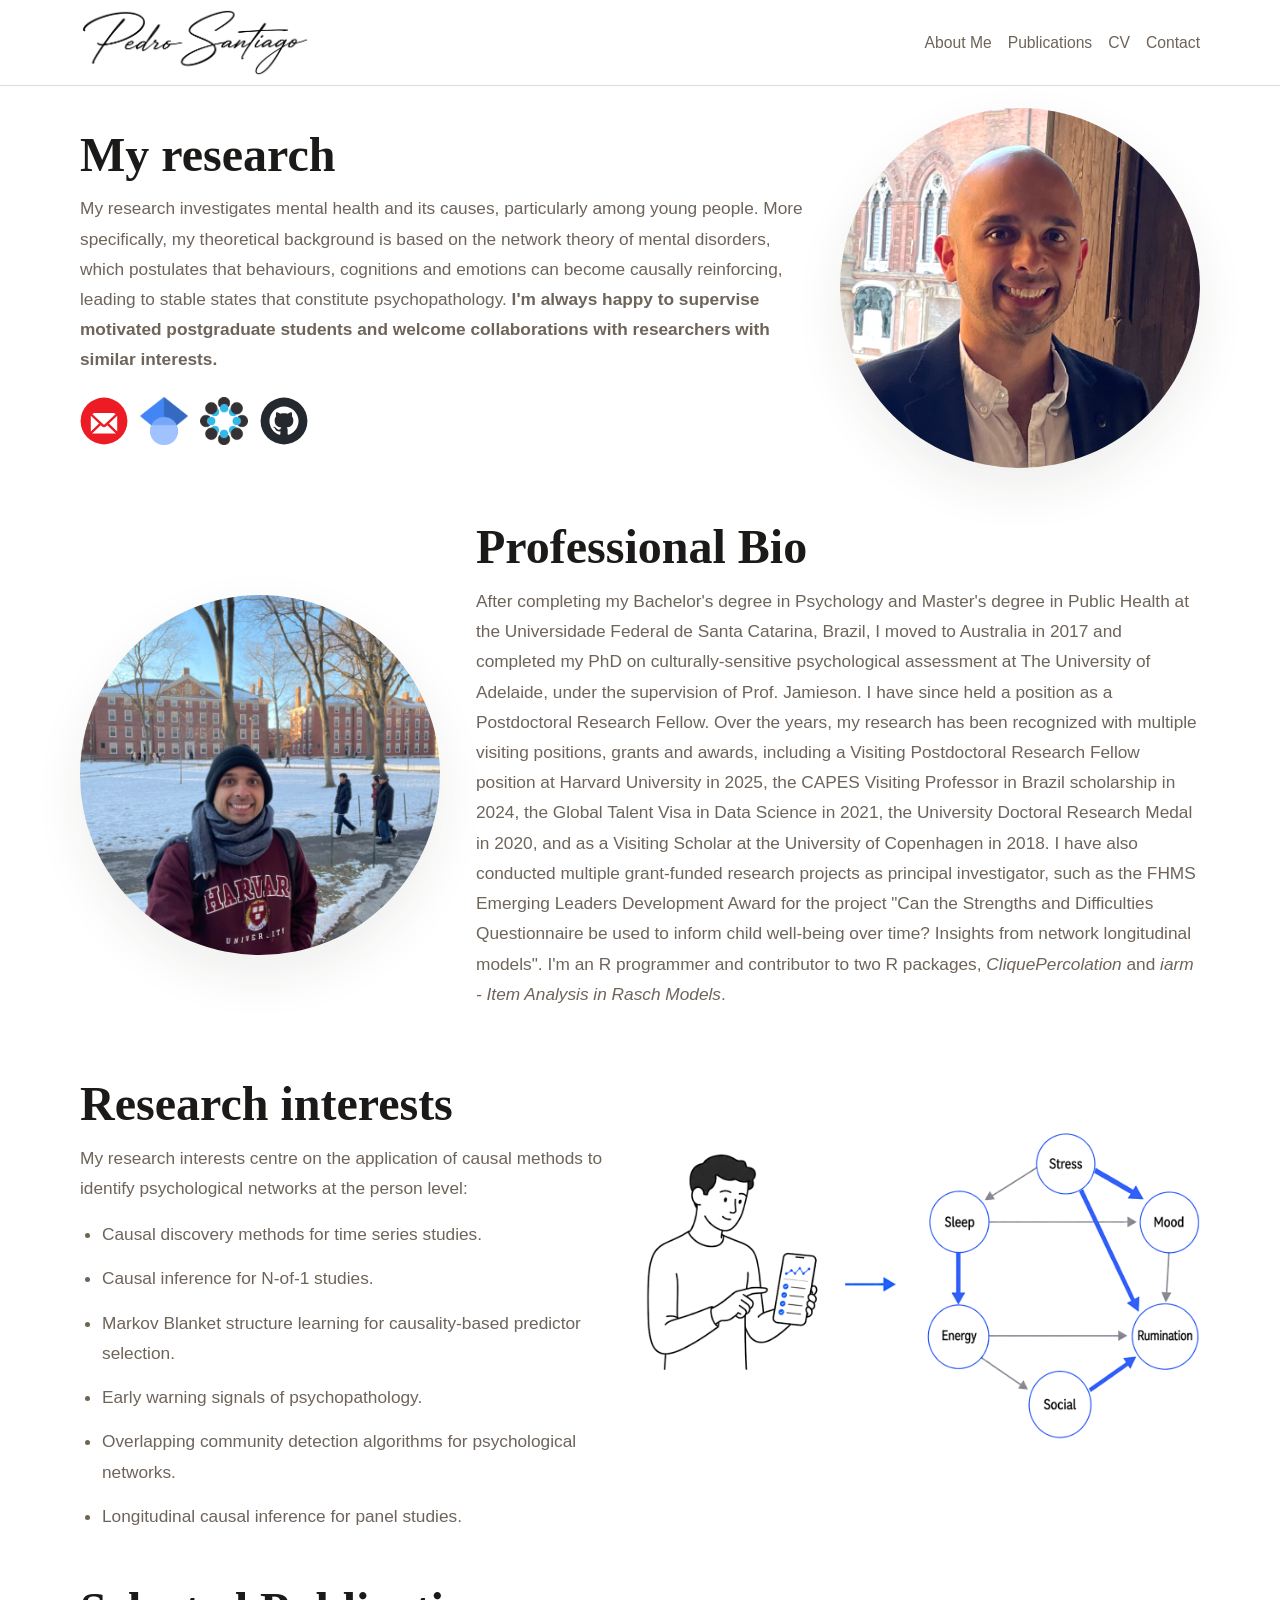
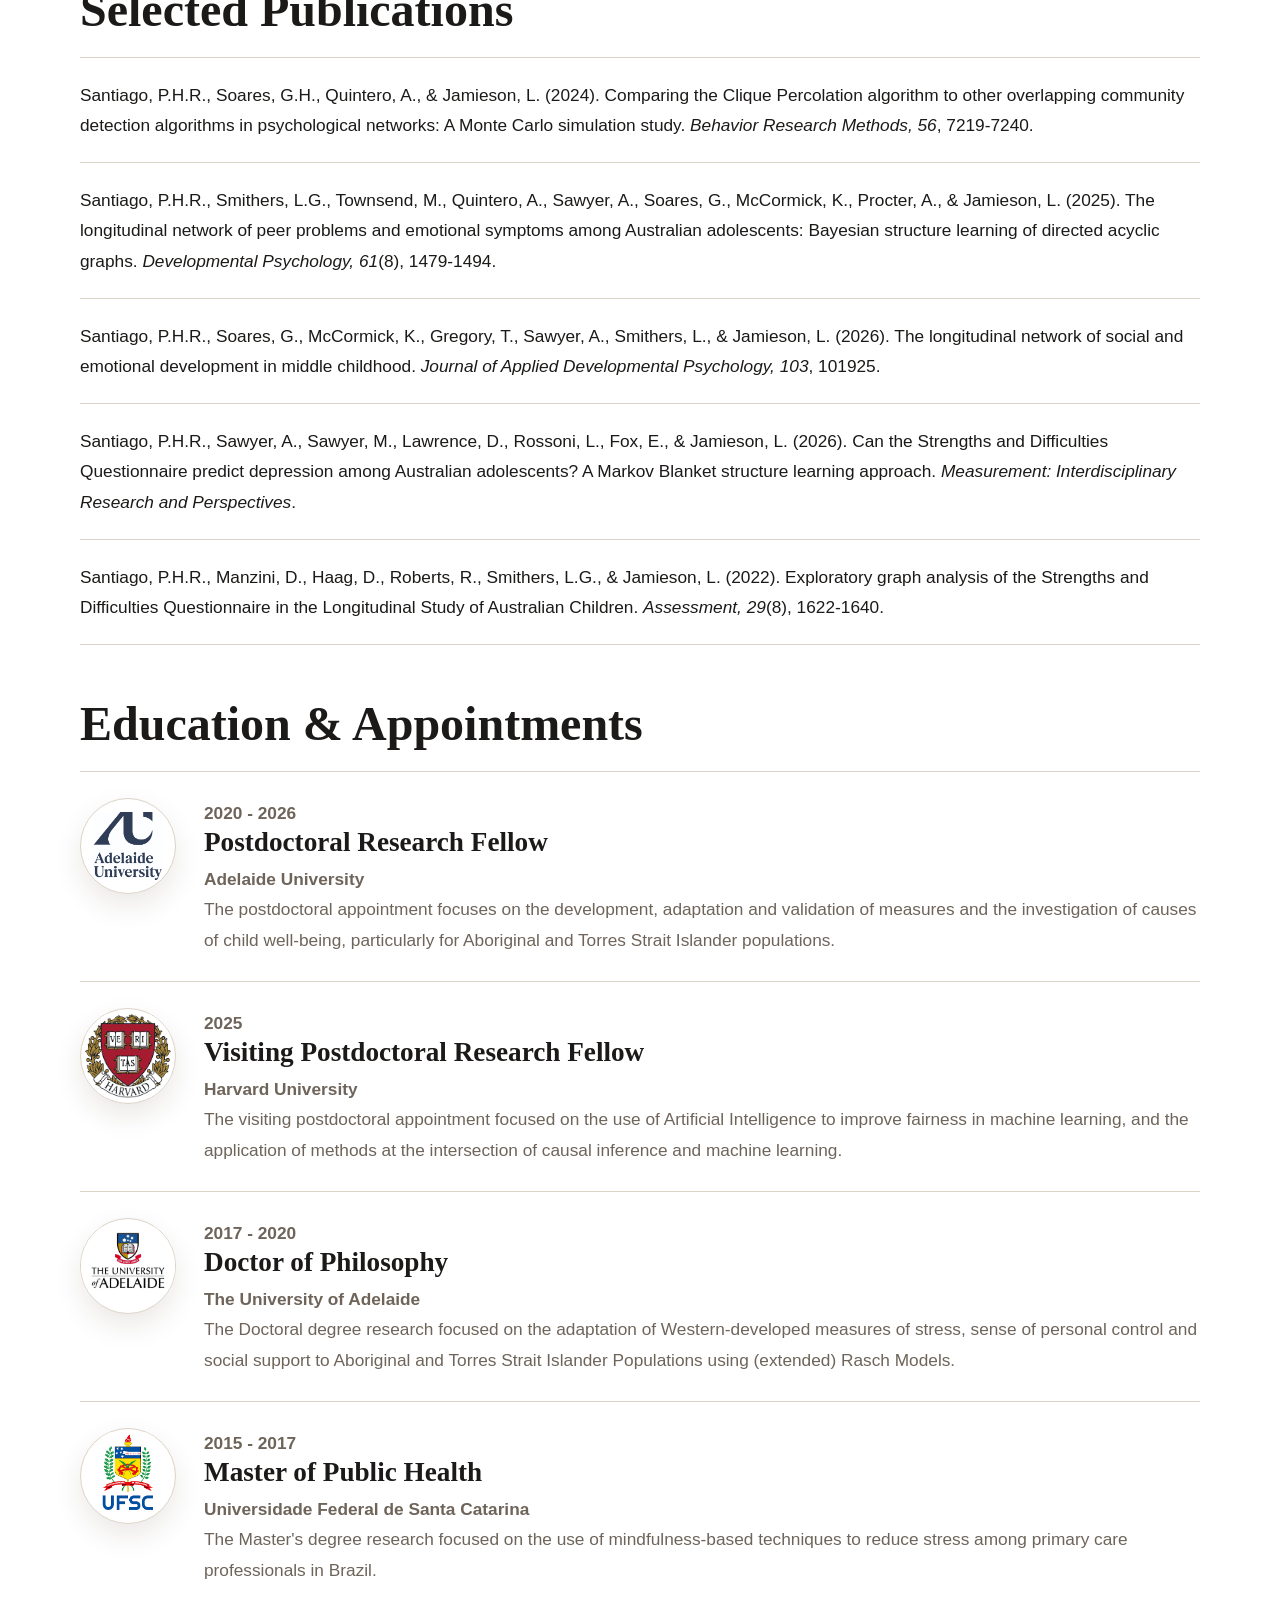
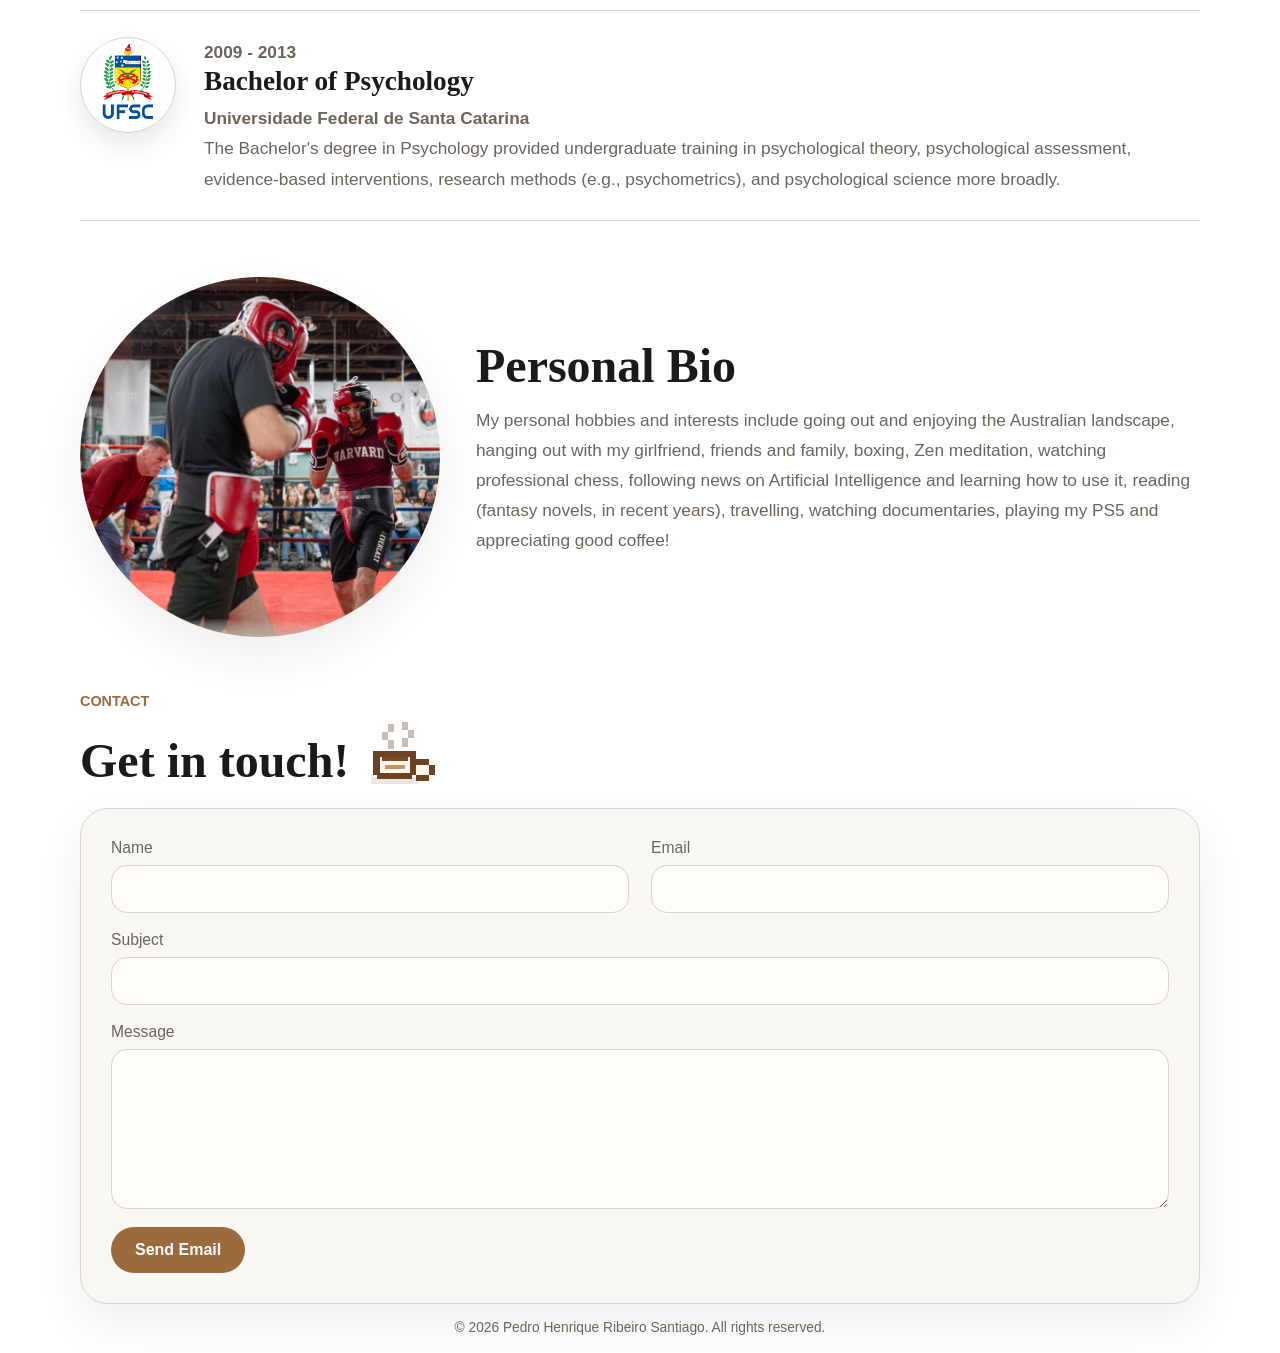
<file: index.html>
<!DOCTYPE html>
<html lang="en">
  <head>
    <!-- Google tag (gtag.js) -->
    <script async src="https://www.googletagmanager.com/gtag/js?id=G-J1X5M5PS52"></script>
    <script>
      window.dataLayer = window.dataLayer || [];
      function gtag(){dataLayer.push(arguments);}
      gtag('js', new Date());

      gtag('config', 'G-J1X5M5PS52');
    </script>
    <meta charset="UTF-8" />
    <meta name="viewport" content="width=device-width, initial-scale=1.0" />
    <title>Pedro Henrique Ribeiro Santiago</title>
    <link rel="stylesheet" href="styles.css" />
  </head>
  <body>
    <header class="site-header">
      <div class="header-inner">
        <a class="site-signature" href="./index.html" aria-label="Pedro Henrique Ribeiro Santiago home">
          <img
            src="./assets/signature.png"
            alt="Pedro Henrique Ribeiro Santiago"
          />
        </a>
        <nav class="site-nav" aria-label="Primary">
          <a href="./index.html">About Me</a>
          <a href="./publications.html">Publications</a>
          <a href="./cv.html">CV</a>
          <a href="./index.html#contact">Contact</a>
        </nav>
      </div>
    </header>

    <main class="page">
      <section class="feature-card research-intro section" id="home" aria-labelledby="home-title">
        <div class="feature-copy">
          <h2 id="home-title">My research</h2>
          <p>
            My research investigates mental health and its causes, particularly
            among young people. More specifically, my theoretical background is
            based on the network theory of mental disorders, which postulates
            that behaviours, cognitions and emotions can become causally
            reinforcing, leading to stable states that constitute
            psychopathology. <strong>I'm always happy to supervise motivated postgraduate
            students and welcome collaborations with researchers with similar
            interests.</strong>
          </p>
          <div class="profile-links" aria-label="Academic profile links">
            <a href="#contact" aria-label="Contact by email">
              <img src="./assets/email.svg" alt="" />
            </a>
            <a
              href="https://scholar.google.com/citations?user=TGJTQwYAAAAJ"
              target="_blank"
              rel="noreferrer"
              aria-label="Google Scholar profile"
            >
              <img src="./assets/scholar.png" alt="" />
            </a>
            <a
              href="https://osf.io/user/zxw4c?tab=2"
              target="_blank"
              rel="noreferrer"
              aria-label="Open Science Framework profile"
            >
              <img src="./assets/osf-logo.png" alt="" />
            </a>
            <a
              href="https://github.com/pedro-ribeirosantiago"
              target="_blank"
              rel="noreferrer"
              aria-label="GitHub profile"
            >
              <img src="./assets/github.svg" alt="" />
            </a>
          </div>
        </div>
        <div class="feature-media portrait-circle">
          <img
            src="./assets/pedro.png"
            alt="Portrait of Pedro Henrique Ribeiro Santiago"
          />
        </div>
      </section>

      <section class="feature-card bio-feature section" id="professional-bio" aria-labelledby="bio-title">
        <div class="feature-media portrait-circle">
          <img
            src="./assets/harvard-photo-circle.jpg"
            alt="Pedro Henrique Ribeiro Santiago at Harvard University"
          />
        </div>
        <div class="feature-copy">
          <h2 id="bio-title">Professional Bio</h2>
          <p>
            After completing my Bachelor's degree in Psychology and Master's degree
            in Public Health at the Universidade Federal de Santa Catarina, Brazil,
            I moved to Australia in 2017 and completed my PhD on culturally-sensitive
            psychological assessment at The University of Adelaide, under the supervision
            of Prof. Jamieson. I have since held a position as a Postdoctoral Research Fellow. 
            Over the years, my research has been recognized with multiple visiting positions, 
            grants and awards, including a Visiting Postdoctoral Research Fellow position 
            at Harvard University in 2025, the CAPES Visiting Professor in Brazil 
            scholarship in 2024, the Global Talent Visa in Data Science in 2021, 
            the University Doctoral Research Medal in 2020, and as a Visiting Scholar
            at the University of Copenhagen in 2018. I have also 
            conducted multiple grant-funded research projects as principal investigator, such as the 
            FHMS Emerging Leaders Development Award for the project "Can the Strengths 
            and Difficulties Questionnaire be used to inform child well-being over time? 
            Insights from network longitudinal models". I'm an R programmer and contributor to
            two R packages, <em>CliquePercolation</em> and <em>iarm - Item Analysis in Rasch Models</em>.
          </p>
        </div>
      </section>

      <section class="feature-card feature-card-reverse section" id="about" aria-labelledby="about-title">
        <div class="feature-copy">
          <h2 id="about-title">Research interests</h2>
          <p style="margin-bottom: 1rem;">My research interests centre on the application of causal methods to identify psychological networks at the person level:</p>
          <ul class="research-list">
            <li>Causal discovery methods for time series studies.</li>
            <li>Causal inference for N-of-1 studies.</li>
            <li>Markov Blanket structure learning for causality-based predictor selection.</li>
            <li>Early warning signals of psychopathology.</li>
            <li>Overlapping community detection algorithms for psychological networks.</li>
            <li>Longitudinal causal inference for panel studies.</li>
          </ul>
        </div>
        <div class="feature-media network-panel">
          <img
            src="./assets/research-interests.png"
            alt="Diagram of a person-specific network model using repeated daily assessments"
          />
        </div>
      </section>

      <section class="publications section" aria-labelledby="selected-publications-title">
        <div class="section-heading">
          <h2 id="selected-publications-title">Selected Publications</h2>
        </div>

        <ol class="publication-list">
          <li>
            Santiago, P.H.R., Soares, G.H., Quintero, A., &amp; Jamieson, L.
            (2024). Comparing the Clique Percolation algorithm to other
            overlapping community detection algorithms in psychological
            networks: A Monte Carlo simulation study.
            <em>Behavior Research Methods, 56</em>, 7219-7240.
          </li>
          <li>
            Santiago, P.H.R., Smithers, L.G., Townsend, M., Quintero, A.,
            Sawyer, A., Soares, G., McCormick, K., Procter, A., &amp; Jamieson,
            L. (2025). The longitudinal network of peer problems and emotional
            symptoms among Australian adolescents: Bayesian structure learning
            of directed acyclic graphs.
            <em>Developmental Psychology, 61</em>(8), 1479-1494.
          </li>
          <li>
            Santiago, P.H.R., Soares, G., McCormick, K., Gregory, T., Sawyer,
            A., Smithers, L., &amp; Jamieson, L. (2026). The longitudinal network
            of social and emotional development in middle childhood.
            <em>Journal of Applied Developmental Psychology, 103</em>, 101925.
          </li>
          <li>
            Santiago, P.H.R., Sawyer, A., Sawyer, M., Lawrence, D., Rossoni,
            L., Fox, E., &amp; Jamieson, L. (2026). Can the Strengths and
            Difficulties Questionnaire predict depression among Australian
            adolescents? A Markov Blanket structure learning approach.
            <em>Measurement: Interdisciplinary Research and Perspectives</em>.
          </li>
          <li>
            Santiago, P.H.R., Manzini, D., Haag, D., Roberts, R., Smithers,
            L.G., &amp; Jamieson, L. (2022). Exploratory graph analysis of the
            Strengths and Difficulties Questionnaire in the Longitudinal Study
            of Australian Children. <em>Assessment, 29</em>(8), 1622-1640.
          </li>
        </ol>
      </section>

      <section class="education section education-parallax" aria-labelledby="education-title">
        <div class="section-heading">
          <h2 id="education-title">Education &amp; Appointments</h2>
        </div>

        <div class="education-list">
          <article class="education-item">
            <div class="education-logo education-logo-au">
              <img
                src="./assets/au-logo-stacked-cmyk.jpg"
                alt="Adelaide University logo"
              />
            </div>
            <div class="education-copy">
              <p class="education-date">2020 - 2026</p>
              <h3>Postdoctoral Research Fellow</h3>
              <p class="education-place">Adelaide University</p>
              <p>
                The postdoctoral appointment 
                focuses on the development, adaptation and validation of measures and 
                the investigation of causes of child well-being, 
                particularly for Aboriginal and Torres Strait Islander
                populations.
              </p>
            </div>
          </article>

          <article class="education-item">
            <div class="education-logo">
              <img
                src="./assets/harvard.png"
                alt="Harvard University logo"
              />
            </div>
            <div class="education-copy">
              <p class="education-date">2025</p>
              <h3>Visiting Postdoctoral Research Fellow</h3>
              <p class="education-place">Harvard University</p>
              <p>
                The visiting postdoctoral appointment focused on the use of Artificial Intelligence to improve fairness in machine learning,
                and the application of methods at the intersection of causal inference and machine learning.
              </p>
            </div>
          </article>

          <article class="education-item">
            <div class="education-logo education-logo-adelaide">
              <img
                src="./assets/adelaide.jpg"
                alt="The University of Adelaide logo"
              />
            </div>
            <div class="education-copy">
              <p class="education-date">2017 - 2020</p>
              <h3>Doctor of Philosophy</h3>
              <p class="education-place">The University of Adelaide</p>
              <p>
                The Doctoral degree research focused on the adaptation of Western-developed measures
                of stress, sense of personal control and social support to Aboriginal and Torres Strait 
                Islander Populations using (extended) Rasch Models.
              </p>
            </div>
          </article>

          <article class="education-item">
            <div class="education-logo">
              <img
                src="./assets/ufsc.png"
                alt="Universidade Federal de Santa Catarina logo"
              />
            </div>
            <div class="education-copy">
              <p class="education-date">2015 - 2017</p>
              <h3>Master of Public Health</h3>
              <p class="education-place">
                Universidade Federal de Santa Catarina
              </p>
              <p>
                The Master's degree research focused on the use
                of mindfulness-based techniques to reduce stress among primary care
                professionals in Brazil.
              </p>
            </div>
          </article>

          <article class="education-item">
            <div class="education-logo">
              <img
                src="./assets/ufsc.png"
                alt="Universidade Federal de Santa Catarina logo"
              />
            </div>
            <div class="education-copy">
              <p class="education-date">2009 - 2013</p>
              <h3>Bachelor of Psychology</h3>
              <p class="education-place">
                Universidade Federal de Santa Catarina
              </p>
              <p>
                The Bachelor's degree in Psychology provided undergraduate training
                in psychological theory, psychological assessment, evidence-based interventions,
                research methods (e.g., psychometrics), and psychological science more broadly.
              </p>
            </div>
          </article>
        </div>
      </section>

      <section class="feature-card bio-feature section personal-bio" id="personal-bio" aria-labelledby="personal-bio-title">
        <div class="feature-media portrait-circle personal-bio-photo">
          <img
            src="./assets/personal-bio.jpg"
            alt="Pedro Henrique Ribeiro Santiago boxing at Harvard"
          />
        </div>
        <div class="feature-copy">
          <h2 id="personal-bio-title">Personal Bio</h2>
          <p>
            My personal hobbies and interests include going out and enjoying the
            Australian landscape, hanging out with my girlfriend, friends and family,
            boxing, Zen meditation, watching professional chess,
            following news on Artificial Intelligence and learning how to use it, reading 
            (fantasy novels, in recent years), travelling, watching documentaries,
            playing my PS5 and appreciating good coffee!
          </p>
        </div>
      </section>

      <section class="contact section" id="contact" aria-labelledby="contact-title">
        <div class="section-heading">
          <p class="eyebrow">Contact</p>
          <div class="contact-title-row">
            <h2 id="contact-title">Get in touch!</h2>
            <div class="coffee-illustration" aria-hidden="true">
              <svg viewBox="0 0 80 66" role="presentation" shape-rendering="crispEdges">
                <g class="pixel-steam">
                  <rect x="28" y="4" width="6" height="8" />
                  <rect x="22" y="12" width="6" height="8" />
                  <rect x="28" y="20" width="6" height="8" />
                </g>
                <g class="pixel-steam pixel-steam-two">
                  <rect x="42" y="2" width="6" height="8" />
                  <rect x="48" y="10" width="6" height="8" />
                  <rect x="42" y="18" width="6" height="8" />
                </g>
                <rect class="pixel-shadow" x="12" y="56" width="46" height="6" />
                <rect class="pixel-outline" x="14" y="30" width="42" height="6" />
                <rect class="pixel-cup" x="18" y="36" width="34" height="18" />
                <rect class="pixel-outline" x="18" y="52" width="34" height="6" />
                <rect class="pixel-outline" x="14" y="36" width="6" height="18" />
                <rect class="pixel-outline" x="50" y="36" width="6" height="18" />
                <rect class="pixel-coffee" x="22" y="36" width="26" height="4" />
                <rect class="pixel-line" x="25" y="44" width="20" height="4" />
                <rect class="pixel-outline" x="56" y="38" width="12" height="6" />
                <rect class="pixel-outline" x="68" y="44" width="6" height="10" />
                <rect class="pixel-outline" x="56" y="54" width="12" height="6" />
                <rect class="pixel-cup" x="56" y="44" width="12" height="10" />
              </svg>
            </div>
          </div>
        </div>

        <form
          class="contact-form"
          id="contact-form"
          action="https://formspree.io/f/mzdonkqd"
          method="POST"
          novalidate
        >
          <input
            type="hidden"
            name="subject"
            value="Website contact from pedrohenriqueribeirosantiago.com"
          />
          <input
            type="hidden"
            name="from_name"
            value="Pedro Henrique Ribeiro Santiago Website"
          />
          <input
            type="checkbox"
            name="botcheck"
            class="botcheck"
            tabindex="-1"
            autocomplete="off"
          />
          <label>
            Name
            <input type="text" name="name" required />
          </label>
          <label>
            Email
            <input type="email" name="email" required />
          </label>
          <label>
            Subject
            <input type="text" name="user_subject" required />
          </label>
          <label>
            Message
            <textarea name="message" rows="6" required></textarea>
          </label>
          <button type="submit">Send Email</button>
          <p class="form-status" id="form-status" aria-live="polite"></p>
        </form>
      </section>
    </main>
    <footer class="site-footer">
      <p>&copy; 2026 Pedro Henrique Ribeiro Santiago. All rights reserved.</p>
    </footer>

    <script>
      const contactForm = document.getElementById("contact-form");
      const formStatus = document.getElementById("form-status");

      contactForm.addEventListener("submit", async (event) => {
        event.preventDefault();

        const formData = new FormData(contactForm);

        formData.set("subject", `Website contact: ${formData.get("user_subject")}`);
        formData.set("_replyto", formData.get("email"));

        formStatus.textContent = "Sending message...";
        formStatus.dataset.state = "pending";

        try {
          const response = await fetch(contactForm.action, {
            method: "POST",
            headers: {
              Accept: "application/json",
            },
            body: formData,
          });

          if (response.ok) {
            formStatus.textContent = "Your message has been sent successfully.";
            formStatus.dataset.state = "success";
            contactForm.reset();
            return;
          }

          const result = await response.json();
          formStatus.textContent =
            result.message || "The message could not be sent right now.";
          formStatus.dataset.state = "error";
        } catch (error) {
          formStatus.textContent =
            "The message could not be sent right now. Please try again later.";
          formStatus.dataset.state = "error";
        }
      });

      const educationSection = document.querySelector(".education-parallax");

      if (educationSection) {
        const revealEducation = () => {
          educationSection.classList.add("is-revealed");
        };

        educationSection.classList.add("education-ready");

        if (window.matchMedia("(prefers-reduced-motion: reduce)").matches) {
          revealEducation();
        } else {
          const educationObserver = new IntersectionObserver(
            (entries, observer) => {
              entries.forEach((entry) => {
                if (!entry.isIntersecting) return;

                revealEducation();
                observer.unobserve(entry.target);
              });
            },
            {
              rootMargin: "0px 0px -18% 0px",
              threshold: 0.18,
            }
          );

          educationObserver.observe(educationSection);
        }
      }
    </script>
  </body>
</html>
</file>
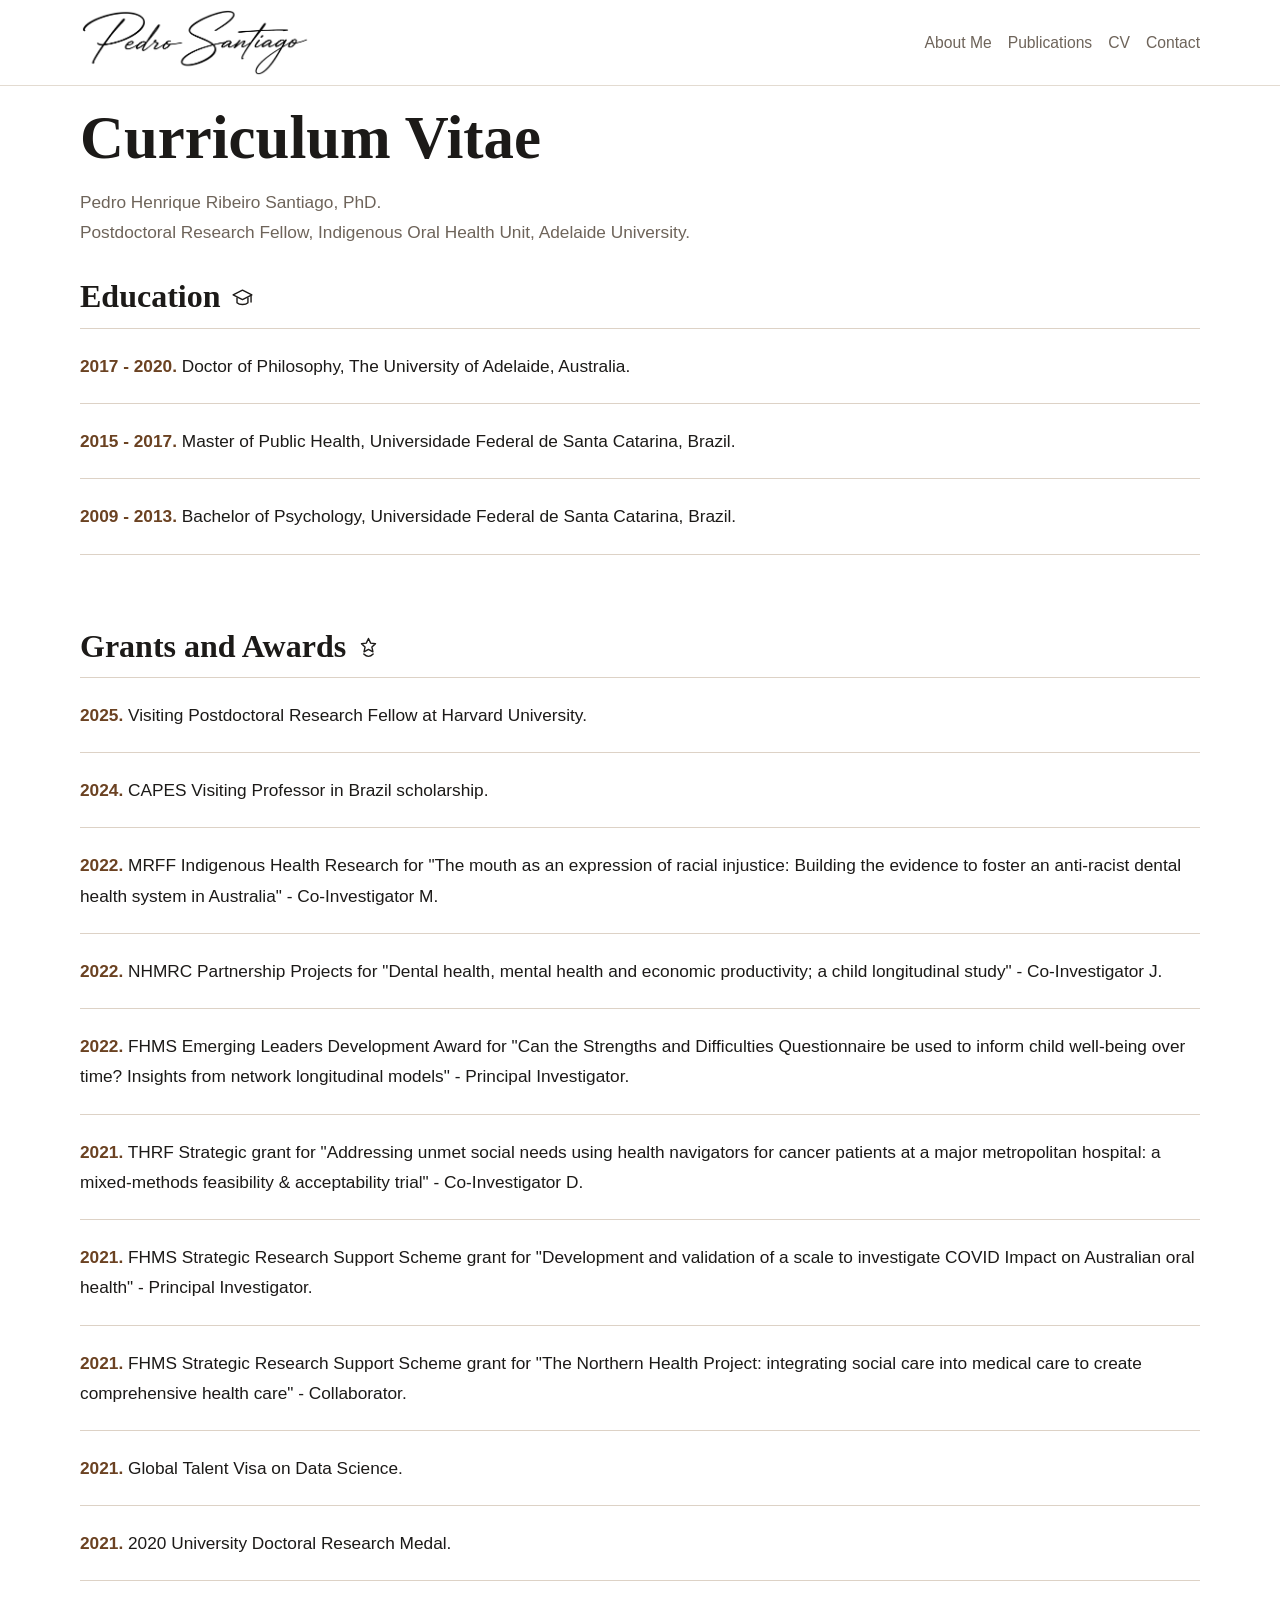
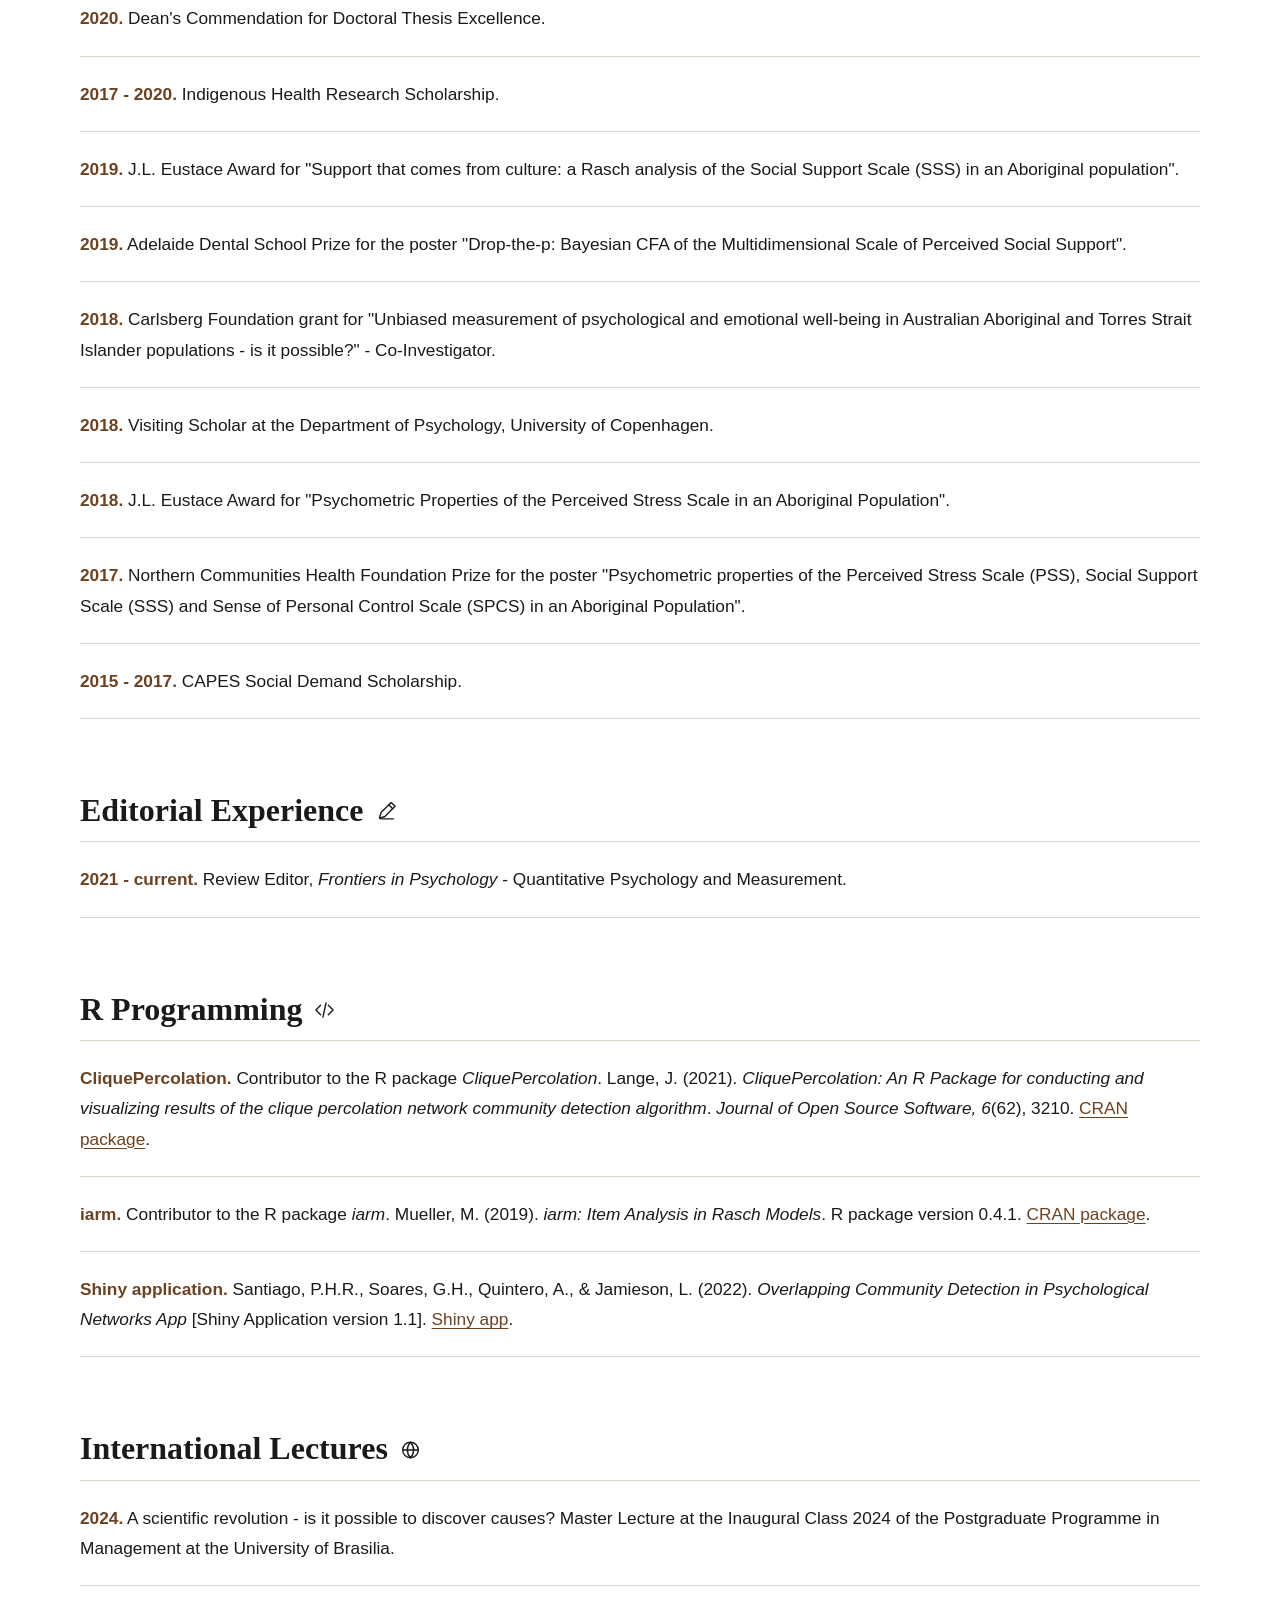
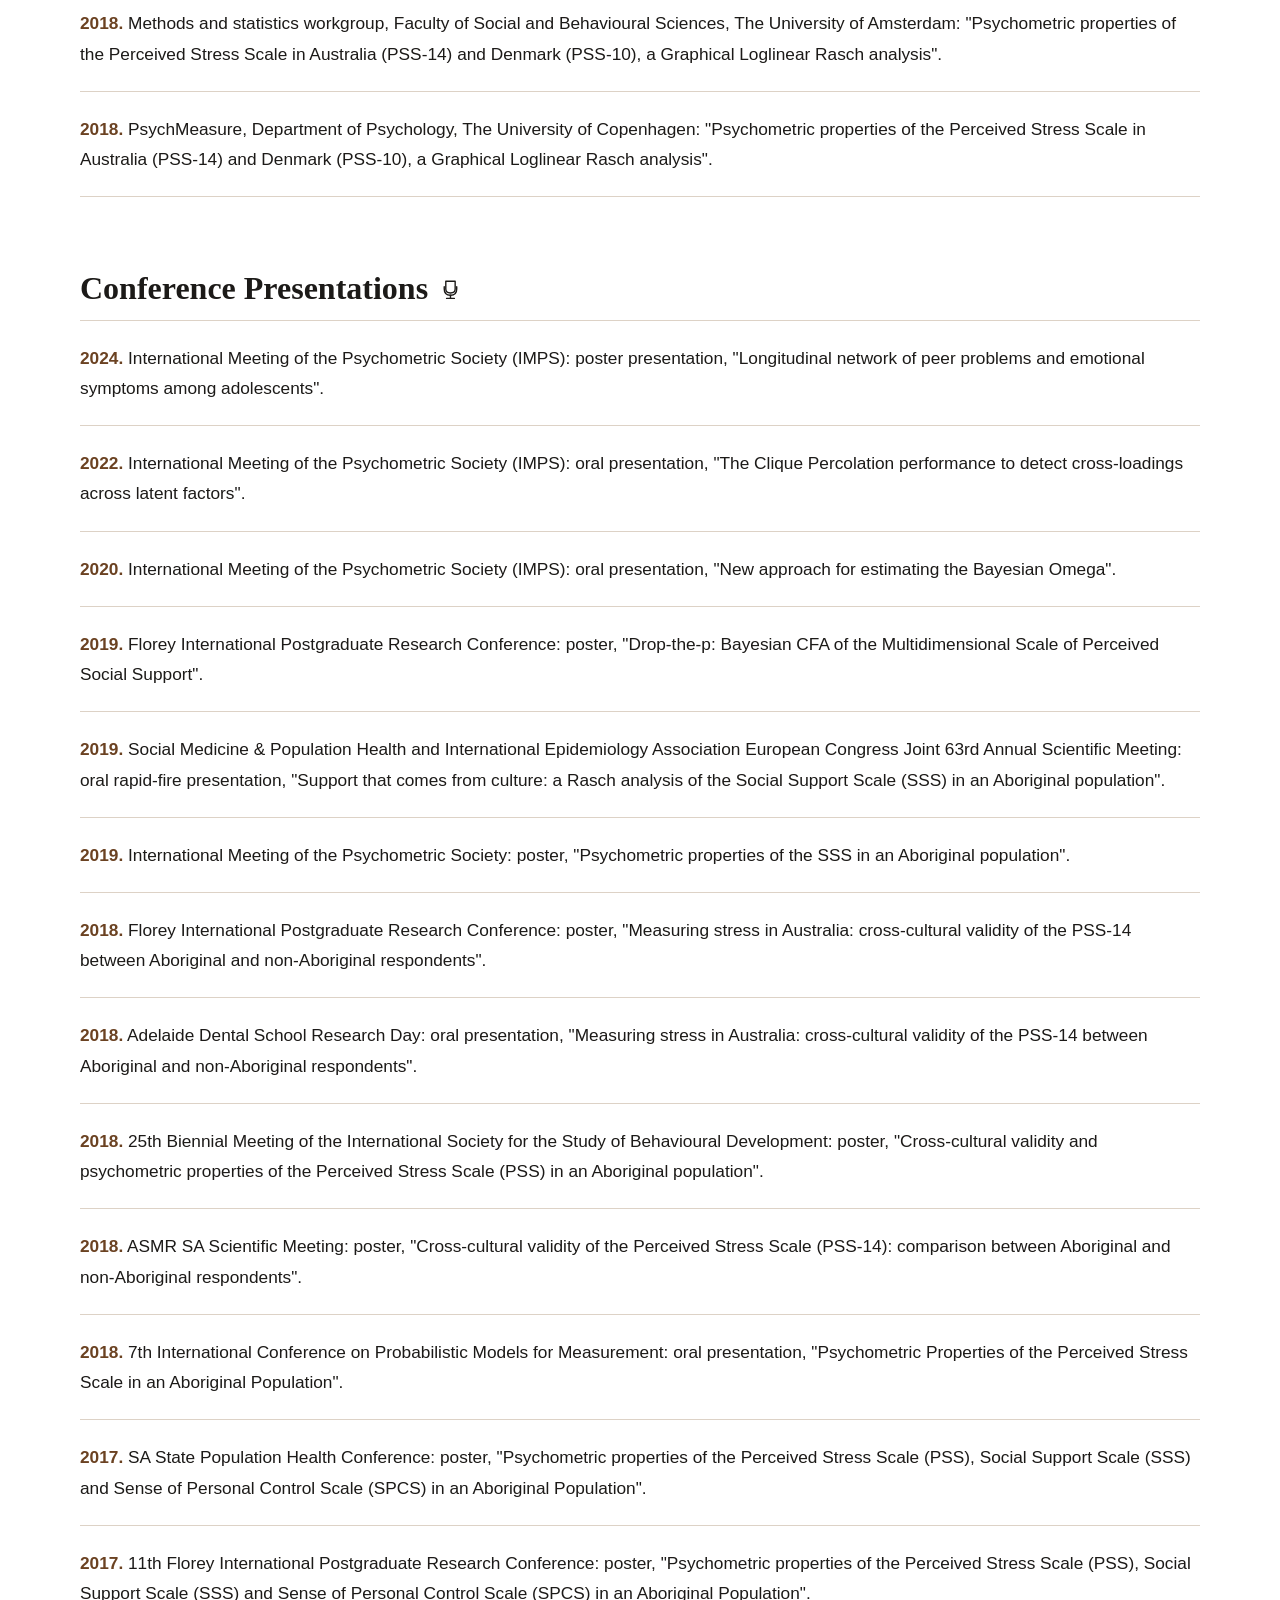
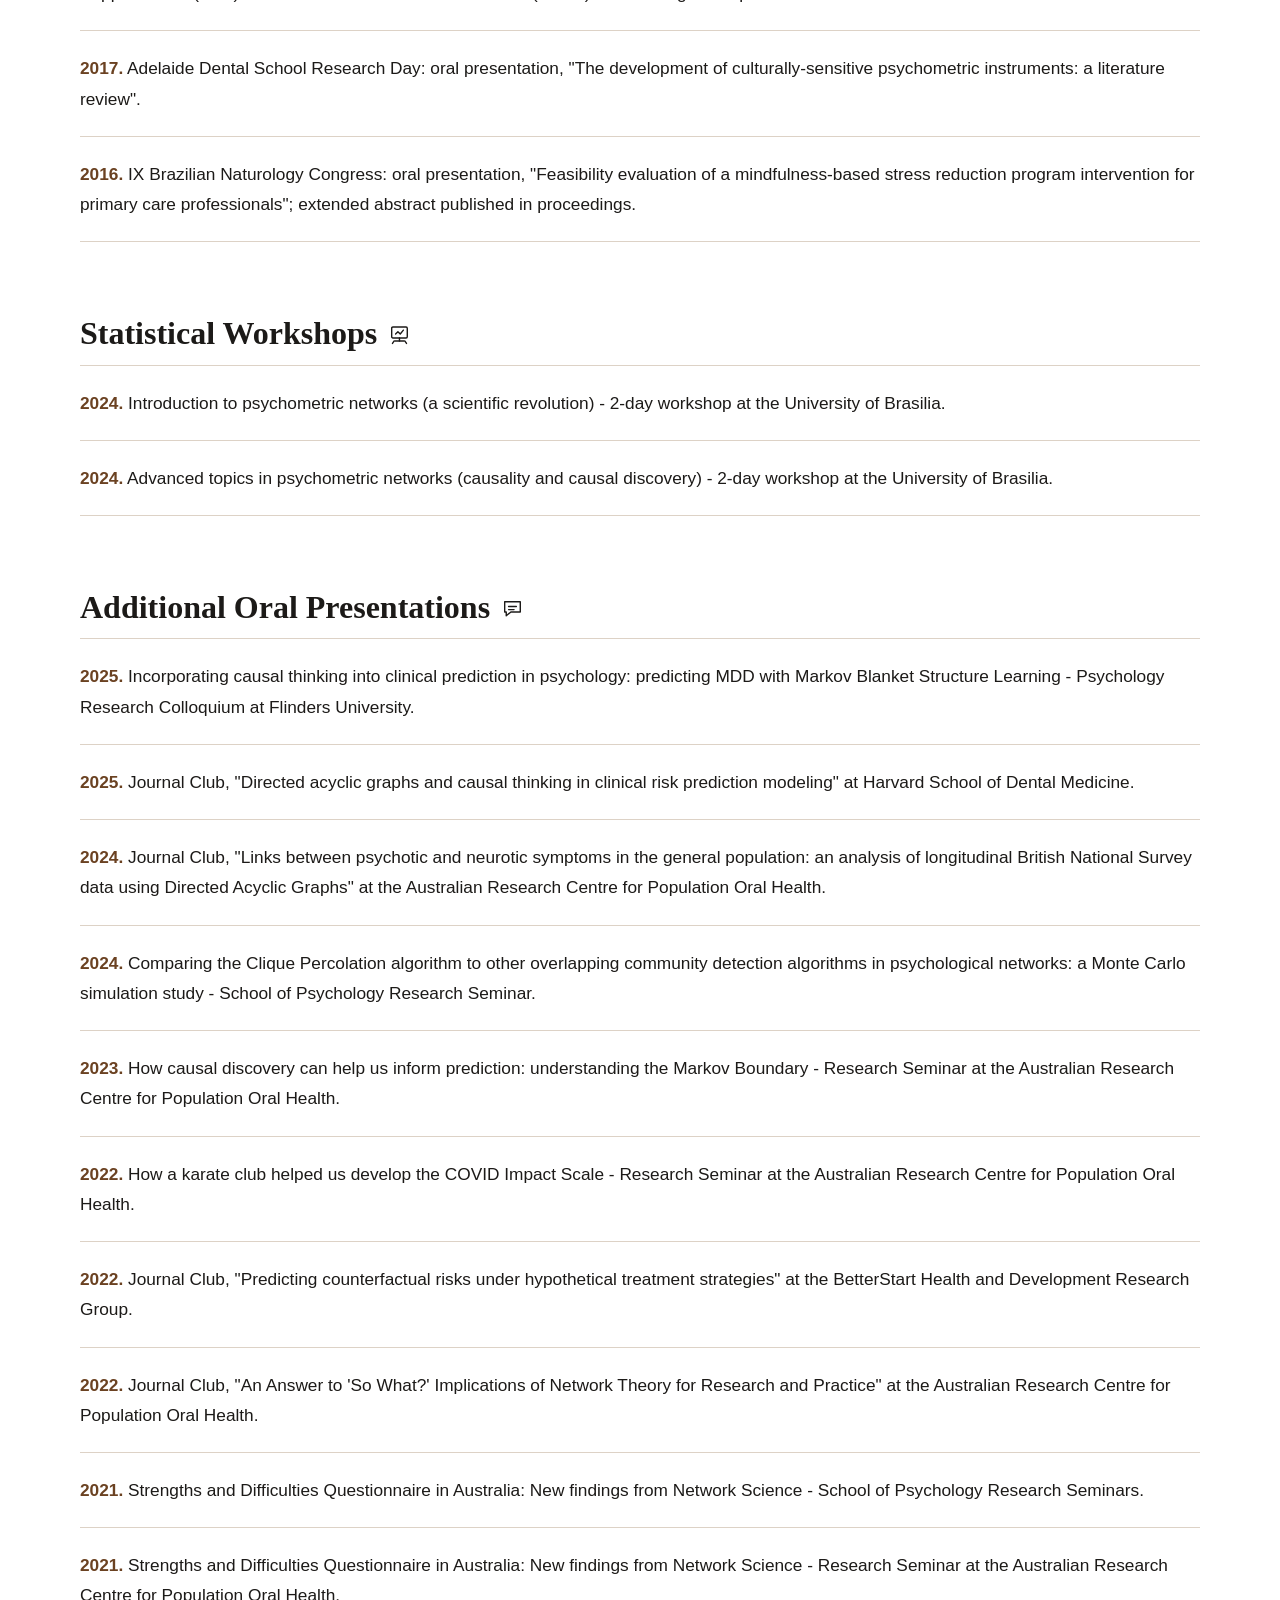
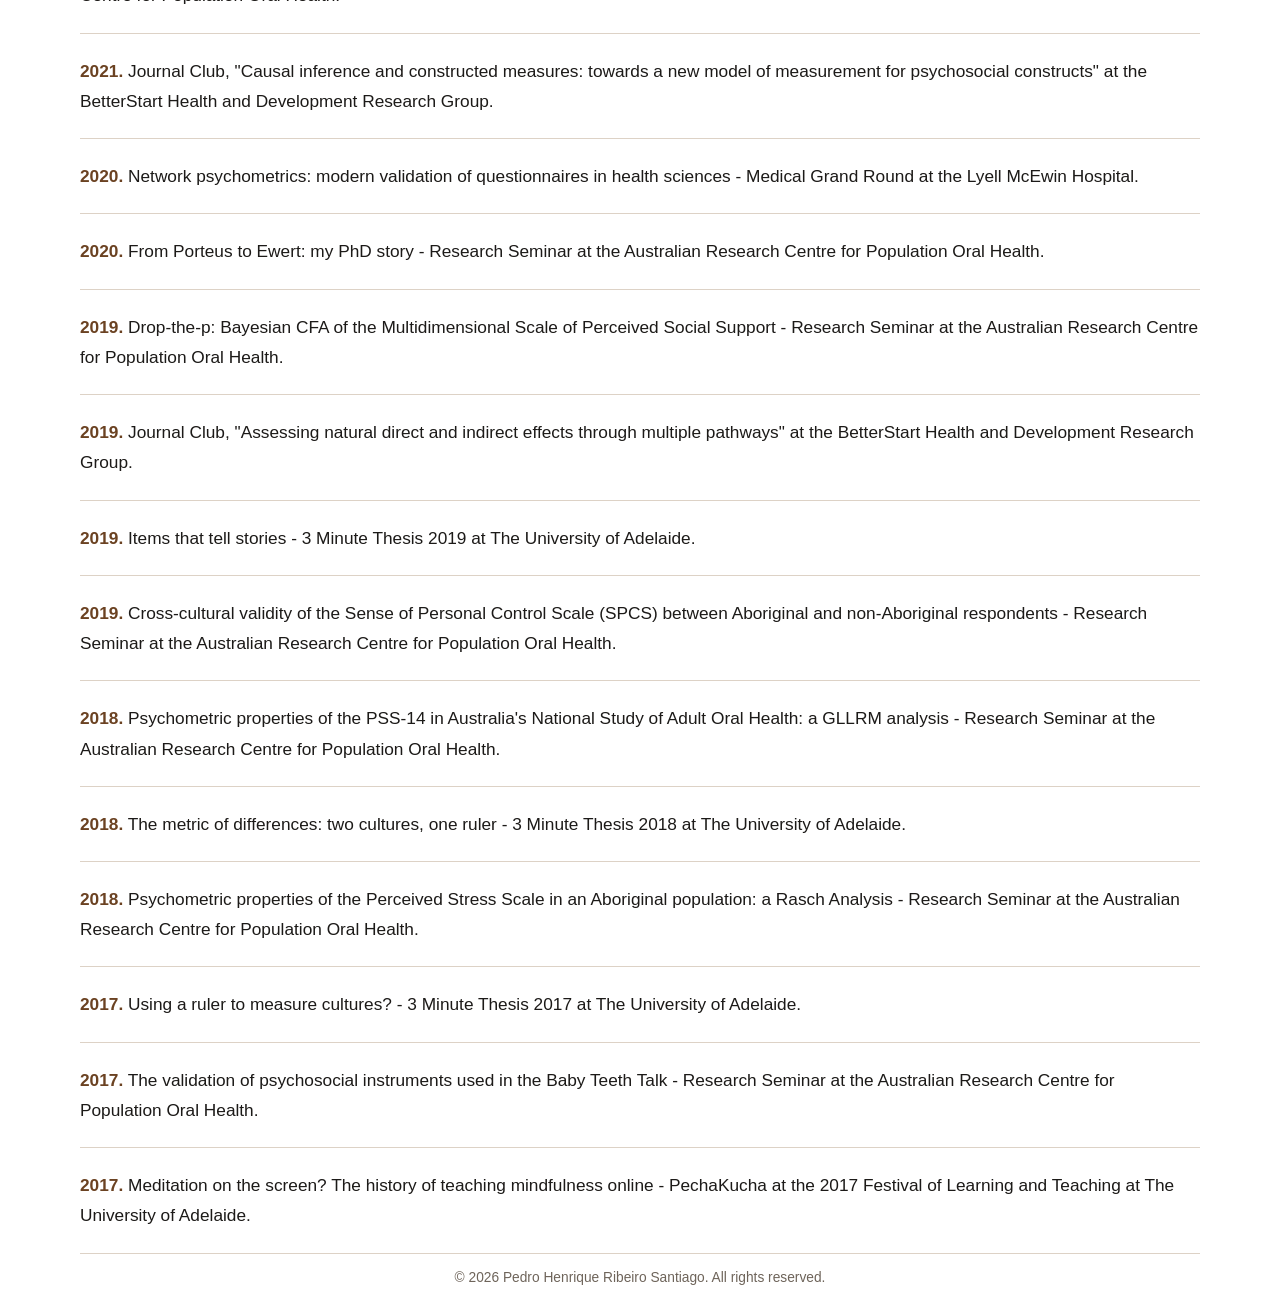
<file: cv.html>
<!DOCTYPE html>
<html lang="en">
  <head>
    <!-- Google tag (gtag.js) -->
    <script async src="https://www.googletagmanager.com/gtag/js?id=G-J1X5M5PS52"></script>
    <script>
      window.dataLayer = window.dataLayer || [];
      function gtag(){dataLayer.push(arguments);}
      gtag('js', new Date());

      gtag('config', 'G-J1X5M5PS52');
    </script>
    <meta charset="UTF-8" />
    <meta name="viewport" content="width=device-width, initial-scale=1.0" />
    <title>CV | Pedro Henrique Ribeiro Santiago</title>
    <link rel="stylesheet" href="styles.css" />
  </head>
  <body>
    <header class="site-header">
      <div class="header-inner">
        <a class="site-signature" href="./index.html" aria-label="Pedro Henrique Ribeiro Santiago home">
          <img
            src="./assets/signature.png"
            alt="Pedro Santiago signature"
          />
        </a>
        <nav class="site-nav" aria-label="Primary">
          <a href="./index.html">About Me</a>
          <a href="./publications.html">Publications</a>
          <a href="./cv.html">CV</a>
          <a href="./index.html#contact">Contact</a>
        </nav>
      </div>
    </header>

    <main class="page page-narrow cv-page">
      <section class="section" aria-labelledby="cv-title">
        <h1 id="cv-title">Curriculum Vitae</h1>

        <p class="intro">
          Pedro Henrique Ribeiro Santiago, PhD.<br />
          Postdoctoral Research Fellow, Indigenous Oral Health Unit, Adelaide University.
        </p>

        <h2 class="cv-section-title">Education <svg class="cv-heading-icon" viewBox="0 0 32 32" aria-hidden="true"><path d="M4 12L16 6L28 12L16 18L4 12Z"/><path d="M9 16V22C12 25 20 25 23 22V16"/><path d="M27 13V21"/></svg></h2>
        <ul class="publication-list publication-group cv-entry-list">
          <li><strong>2017 - 2020.</strong> Doctor of Philosophy, The University of Adelaide, Australia.</li>
          <li><strong>2015 - 2017.</strong> Master of Public Health, Universidade Federal de Santa Catarina, Brazil.</li>
          <li><strong>2009 - 2013.</strong> Bachelor of Psychology, Universidade Federal de Santa Catarina, Brazil.</li>
        </ul>

        <h2 class="cv-section-title">Grants and Awards <svg class="cv-heading-icon" viewBox="0 0 32 32" aria-hidden="true"><path d="M16 5L18.8 11L25 11.7L20.4 16L21.7 22.2L16 19L10.3 22.2L11.6 16L7 11.7L13.2 11L16 5Z"/><path d="M10 25C12 27 14 28 16 28C18 28 20 27 22 25"/></svg></h2>
        <ul class="publication-list publication-group cv-entry-list">
          <li><strong>2025.</strong> Visiting Postdoctoral Research Fellow at Harvard University.</li>
          <li><strong>2024.</strong> CAPES Visiting Professor in Brazil scholarship.</li>
          <li><strong>2022.</strong> MRFF Indigenous Health Research for "The mouth as an expression of racial injustice: Building the evidence to foster an anti-racist dental health system in Australia" - Co-Investigator M.</li>
          <li><strong>2022.</strong> NHMRC Partnership Projects for "Dental health, mental health and economic productivity; a child longitudinal study" - Co-Investigator J.</li>
          <li><strong>2022.</strong> FHMS Emerging Leaders Development Award for "Can the Strengths and Difficulties Questionnaire be used to inform child well-being over time? Insights from network longitudinal models" - Principal Investigator.</li>
          <li><strong>2021.</strong> THRF Strategic grant for "Addressing unmet social needs using health navigators for cancer patients at a major metropolitan hospital: a mixed-methods feasibility &amp; acceptability trial" - Co-Investigator D.</li>
          <li><strong>2021.</strong> FHMS Strategic Research Support Scheme grant for "Development and validation of a scale to investigate COVID Impact on Australian oral health" - Principal Investigator.</li>
          <li><strong>2021.</strong> FHMS Strategic Research Support Scheme grant for "The Northern Health Project: integrating social care into medical care to create comprehensive health care" - Collaborator.</li>
          <li><strong>2021.</strong> Global Talent Visa on Data Science.</li>
          <li><strong>2021.</strong> 2020 University Doctoral Research Medal.</li>
          <li><strong>2020.</strong> Dean's Commendation for Doctoral Thesis Excellence.</li>
          <li><strong>2017 - 2020.</strong> Indigenous Health Research Scholarship.</li>
          <li><strong>2019.</strong> J.L. Eustace Award for "Support that comes from culture: a Rasch analysis of the Social Support Scale (SSS) in an Aboriginal population".</li>
          <li><strong>2019.</strong> Adelaide Dental School Prize for the poster "Drop-the-p: Bayesian CFA of the Multidimensional Scale of Perceived Social Support".</li>
          <li><strong>2018.</strong> Carlsberg Foundation grant for "Unbiased measurement of psychological and emotional well-being in Australian Aboriginal and Torres Strait Islander populations - is it possible?" - Co-Investigator.</li>
          <li><strong>2018.</strong> Visiting Scholar at the Department of Psychology, University of Copenhagen.</li>
          <li><strong>2018.</strong> J.L. Eustace Award for "Psychometric Properties of the Perceived Stress Scale in an Aboriginal Population".</li>
          <li><strong>2017.</strong> Northern Communities Health Foundation Prize for the poster "Psychometric properties of the Perceived Stress Scale (PSS), Social Support Scale (SSS) and Sense of Personal Control Scale (SPCS) in an Aboriginal Population".</li>
          <li><strong>2015 - 2017.</strong> CAPES Social Demand Scholarship.</li>
        </ul>

        <h2 class="cv-section-title">Editorial Experience <svg class="cv-heading-icon" viewBox="0 0 32 32" aria-hidden="true"><path d="M7 25L9 18L22 5L27 10L14 23L7 25Z"/><path d="M19 8L24 13"/><path d="M8 26H25"/></svg></h2>
        <ul class="publication-list publication-group cv-entry-list">
          <li><strong>2021 - current.</strong> Review Editor, <em>Frontiers in Psychology</em> - Quantitative Psychology and Measurement.</li>
        </ul>

        <h2 class="cv-section-title">R Programming <svg class="cv-heading-icon" viewBox="0 0 32 32" aria-hidden="true"><path d="M11 10L5 16L11 22"/><path d="M21 10L27 16L21 22"/><path d="M18 7L14 25"/></svg></h2>
        <ul class="publication-list publication-group cv-entry-list">
          <li><strong>CliquePercolation.</strong> Contributor to the R package <em>CliquePercolation</em>. Lange, J. (2021). <em>CliquePercolation: An R Package for conducting and visualizing results of the clique percolation network community detection algorithm</em>. <em>Journal of Open Source Software, 6</em>(62), 3210. <a href="https://cran.r-project.org/web/packages/CliquePercolation/index.html">CRAN package</a>.</li>
          <li><strong>iarm.</strong> Contributor to the R package <em>iarm</em>. Mueller, M. (2019). <em>iarm: Item Analysis in Rasch Models</em>. R package version 0.4.1. <a href="https://CRAN.R-project.org/package=iarm">CRAN package</a>.</li>
          <li><strong>Shiny application.</strong> Santiago, P.H.R., Soares, G.H., Quintero, A., &amp; Jamieson, L. (2022). <em>Overlapping Community Detection in Psychological Networks App</em> [Shiny Application version 1.1]. <a href="https://pedroribeirosantiago.shinyapps.io/cliquepercolation/">Shiny app</a>.</li>
        </ul>

        <h2 class="cv-section-title">International Lectures <svg class="cv-heading-icon" viewBox="0 0 32 32" aria-hidden="true"><circle cx="16" cy="16" r="10"/><path d="M6 16H26"/><path d="M16 6C19 9 20 13 20 16C20 19 19 23 16 26C13 23 12 19 12 16C12 13 13 9 16 6Z"/></svg></h2>
        <ul class="publication-list publication-group cv-entry-list">
          <li><strong>2024.</strong> A scientific revolution - is it possible to discover causes? Master Lecture at the Inaugural Class 2024 of the Postgraduate Programme in Management at the University of Brasilia.</li>
          <li><strong>2018.</strong> Methods and statistics workgroup, Faculty of Social and Behavioural Sciences, The University of Amsterdam: "Psychometric properties of the Perceived Stress Scale in Australia (PSS-14) and Denmark (PSS-10), a Graphical Loglinear Rasch analysis".</li>
          <li><strong>2018.</strong> PsychMeasure, Department of Psychology, The University of Copenhagen: "Psychometric properties of the Perceived Stress Scale in Australia (PSS-14) and Denmark (PSS-10), a Graphical Loglinear Rasch analysis".</li>
        </ul>

        <h2 class="cv-section-title">Conference Presentations <svg class="cv-heading-icon" viewBox="0 0 32 32" aria-hidden="true"><path d="M10 6H22V16C22 19 20 21 16 21C12 21 10 19 10 16V6Z"/><path d="M8 13V16C8 21 11 24 16 24C21 24 24 21 24 16V13"/><path d="M16 24V28"/><path d="M11 28H21"/></svg></h2>
        <ul class="publication-list publication-group cv-entry-list">
          <li><strong>2024.</strong> International Meeting of the Psychometric Society (IMPS): poster presentation, "Longitudinal network of peer problems and emotional symptoms among adolescents".</li>
          <li><strong>2022.</strong> International Meeting of the Psychometric Society (IMPS): oral presentation, "The Clique Percolation performance to detect cross-loadings across latent factors".</li>
          <li><strong>2020.</strong> International Meeting of the Psychometric Society (IMPS): oral presentation, "New approach for estimating the Bayesian Omega".</li>
          <li><strong>2019.</strong> Florey International Postgraduate Research Conference: poster, "Drop-the-p: Bayesian CFA of the Multidimensional Scale of Perceived Social Support".</li>
          <li><strong>2019.</strong> Social Medicine &amp; Population Health and International Epidemiology Association European Congress Joint 63rd Annual Scientific Meeting: oral rapid-fire presentation, "Support that comes from culture: a Rasch analysis of the Social Support Scale (SSS) in an Aboriginal population".</li>
          <li><strong>2019.</strong> International Meeting of the Psychometric Society: poster, "Psychometric properties of the SSS in an Aboriginal population".</li>
          <li><strong>2018.</strong> Florey International Postgraduate Research Conference: poster, "Measuring stress in Australia: cross-cultural validity of the PSS-14 between Aboriginal and non-Aboriginal respondents".</li>
          <li><strong>2018.</strong> Adelaide Dental School Research Day: oral presentation, "Measuring stress in Australia: cross-cultural validity of the PSS-14 between Aboriginal and non-Aboriginal respondents".</li>
          <li><strong>2018.</strong> 25th Biennial Meeting of the International Society for the Study of Behavioural Development: poster, "Cross-cultural validity and psychometric properties of the Perceived Stress Scale (PSS) in an Aboriginal population".</li>
          <li><strong>2018.</strong> ASMR SA Scientific Meeting: poster, "Cross-cultural validity of the Perceived Stress Scale (PSS-14): comparison between Aboriginal and non-Aboriginal respondents".</li>
          <li><strong>2018.</strong> 7th International Conference on Probabilistic Models for Measurement: oral presentation, "Psychometric Properties of the Perceived Stress Scale in an Aboriginal Population".</li>
          <li><strong>2017.</strong> SA State Population Health Conference: poster, "Psychometric properties of the Perceived Stress Scale (PSS), Social Support Scale (SSS) and Sense of Personal Control Scale (SPCS) in an Aboriginal Population".</li>
          <li><strong>2017.</strong> 11th Florey International Postgraduate Research Conference: poster, "Psychometric properties of the Perceived Stress Scale (PSS), Social Support Scale (SSS) and Sense of Personal Control Scale (SPCS) in an Aboriginal Population".</li>
          <li><strong>2017.</strong> Adelaide Dental School Research Day: oral presentation, "The development of culturally-sensitive psychometric instruments: a literature review".</li>
          <li><strong>2016.</strong> IX Brazilian Naturology Congress: oral presentation, "Feasibility evaluation of a mindfulness-based stress reduction program intervention for primary care professionals"; extended abstract published in proceedings.</li>
        </ul>

        <h2 class="cv-section-title">Statistical Workshops <svg class="cv-heading-icon" viewBox="0 0 32 32" aria-hidden="true"><rect x="6" y="7" width="20" height="14" rx="1.5"/><path d="M10 25H22"/><path d="M16 21V25"/><path d="M11 16L14 13L17 16L21 11"/><path d="M9 25L7 28"/><path d="M23 25L25 28"/></svg></h2>
        <ul class="publication-list publication-group cv-entry-list">
          <li><strong>2024.</strong> Introduction to psychometric networks (a scientific revolution) - 2-day workshop at the University of Brasilia.</li>
          <li><strong>2024.</strong> Advanced topics in psychometric networks (causality and causal discovery) - 2-day workshop at the University of Brasilia.</li>
        </ul>

        <h2 class="cv-section-title">Additional Oral Presentations <svg class="cv-heading-icon" viewBox="0 0 32 32" aria-hidden="true"><path d="M6 8H26V21H14L8 26V21H6V8Z"/><path d="M11 14H21"/><path d="M11 18H18"/></svg></h2>
        <ul class="publication-list publication-group cv-entry-list">
          <li><strong>2025.</strong> Incorporating causal thinking into clinical prediction in psychology: predicting MDD with Markov Blanket Structure Learning - Psychology Research Colloquium at Flinders University.</li>
          <li><strong>2025.</strong> Journal Club, "Directed acyclic graphs and causal thinking in clinical risk prediction modeling" at Harvard School of Dental Medicine.</li>
          <li><strong>2024.</strong> Journal Club, "Links between psychotic and neurotic symptoms in the general population: an analysis of longitudinal British National Survey data using Directed Acyclic Graphs" at the Australian Research Centre for Population Oral Health.</li>
          <li><strong>2024.</strong> Comparing the Clique Percolation algorithm to other overlapping community detection algorithms in psychological networks: a Monte Carlo simulation study - School of Psychology Research Seminar.</li>
          <li><strong>2023.</strong> How causal discovery can help us inform prediction: understanding the Markov Boundary - Research Seminar at the Australian Research Centre for Population Oral Health.</li>
          <li><strong>2022.</strong> How a karate club helped us develop the COVID Impact Scale - Research Seminar at the Australian Research Centre for Population Oral Health.</li>
          <li><strong>2022.</strong> Journal Club, "Predicting counterfactual risks under hypothetical treatment strategies" at the BetterStart Health and Development Research Group.</li>
          <li><strong>2022.</strong> Journal Club, "An Answer to 'So What?' Implications of Network Theory for Research and Practice" at the Australian Research Centre for Population Oral Health.</li>
          <li><strong>2021.</strong> Strengths and Difficulties Questionnaire in Australia: New findings from Network Science - School of Psychology Research Seminars.</li>
          <li><strong>2021.</strong> Strengths and Difficulties Questionnaire in Australia: New findings from Network Science - Research Seminar at the Australian Research Centre for Population Oral Health.</li>
          <li><strong>2021.</strong> Journal Club, "Causal inference and constructed measures: towards a new model of measurement for psychosocial constructs" at the BetterStart Health and Development Research Group.</li>
          <li><strong>2020.</strong> Network psychometrics: modern validation of questionnaires in health sciences - Medical Grand Round at the Lyell McEwin Hospital.</li>
          <li><strong>2020.</strong> From Porteus to Ewert: my PhD story - Research Seminar at the Australian Research Centre for Population Oral Health.</li>
          <li><strong>2019.</strong> Drop-the-p: Bayesian CFA of the Multidimensional Scale of Perceived Social Support - Research Seminar at the Australian Research Centre for Population Oral Health.</li>
          <li><strong>2019.</strong> Journal Club, "Assessing natural direct and indirect effects through multiple pathways" at the BetterStart Health and Development Research Group.</li>
          <li><strong>2019.</strong> Items that tell stories - 3 Minute Thesis 2019 at The University of Adelaide.</li>
          <li><strong>2019.</strong> Cross-cultural validity of the Sense of Personal Control Scale (SPCS) between Aboriginal and non-Aboriginal respondents - Research Seminar at the Australian Research Centre for Population Oral Health.</li>
          <li><strong>2018.</strong> Psychometric properties of the PSS-14 in Australia's National Study of Adult Oral Health: a GLLRM analysis - Research Seminar at the Australian Research Centre for Population Oral Health.</li>
          <li><strong>2018.</strong> The metric of differences: two cultures, one ruler - 3 Minute Thesis 2018 at The University of Adelaide.</li>
          <li><strong>2018.</strong> Psychometric properties of the Perceived Stress Scale in an Aboriginal population: a Rasch Analysis - Research Seminar at the Australian Research Centre for Population Oral Health.</li>
          <li><strong>2017.</strong> Using a ruler to measure cultures? - 3 Minute Thesis 2017 at The University of Adelaide.</li>
          <li><strong>2017.</strong> The validation of psychosocial instruments used in the Baby Teeth Talk - Research Seminar at the Australian Research Centre for Population Oral Health.</li>
          <li><strong>2017.</strong> Meditation on the screen? The history of teaching mindfulness online - PechaKucha at the 2017 Festival of Learning and Teaching at The University of Adelaide.</li>
        </ul>
      </section>
    </main>
    <footer class="site-footer">
      <p>&copy; 2026 Pedro Henrique Ribeiro Santiago. All rights reserved.</p>
    </footer>
  </body>
</html>
</file>
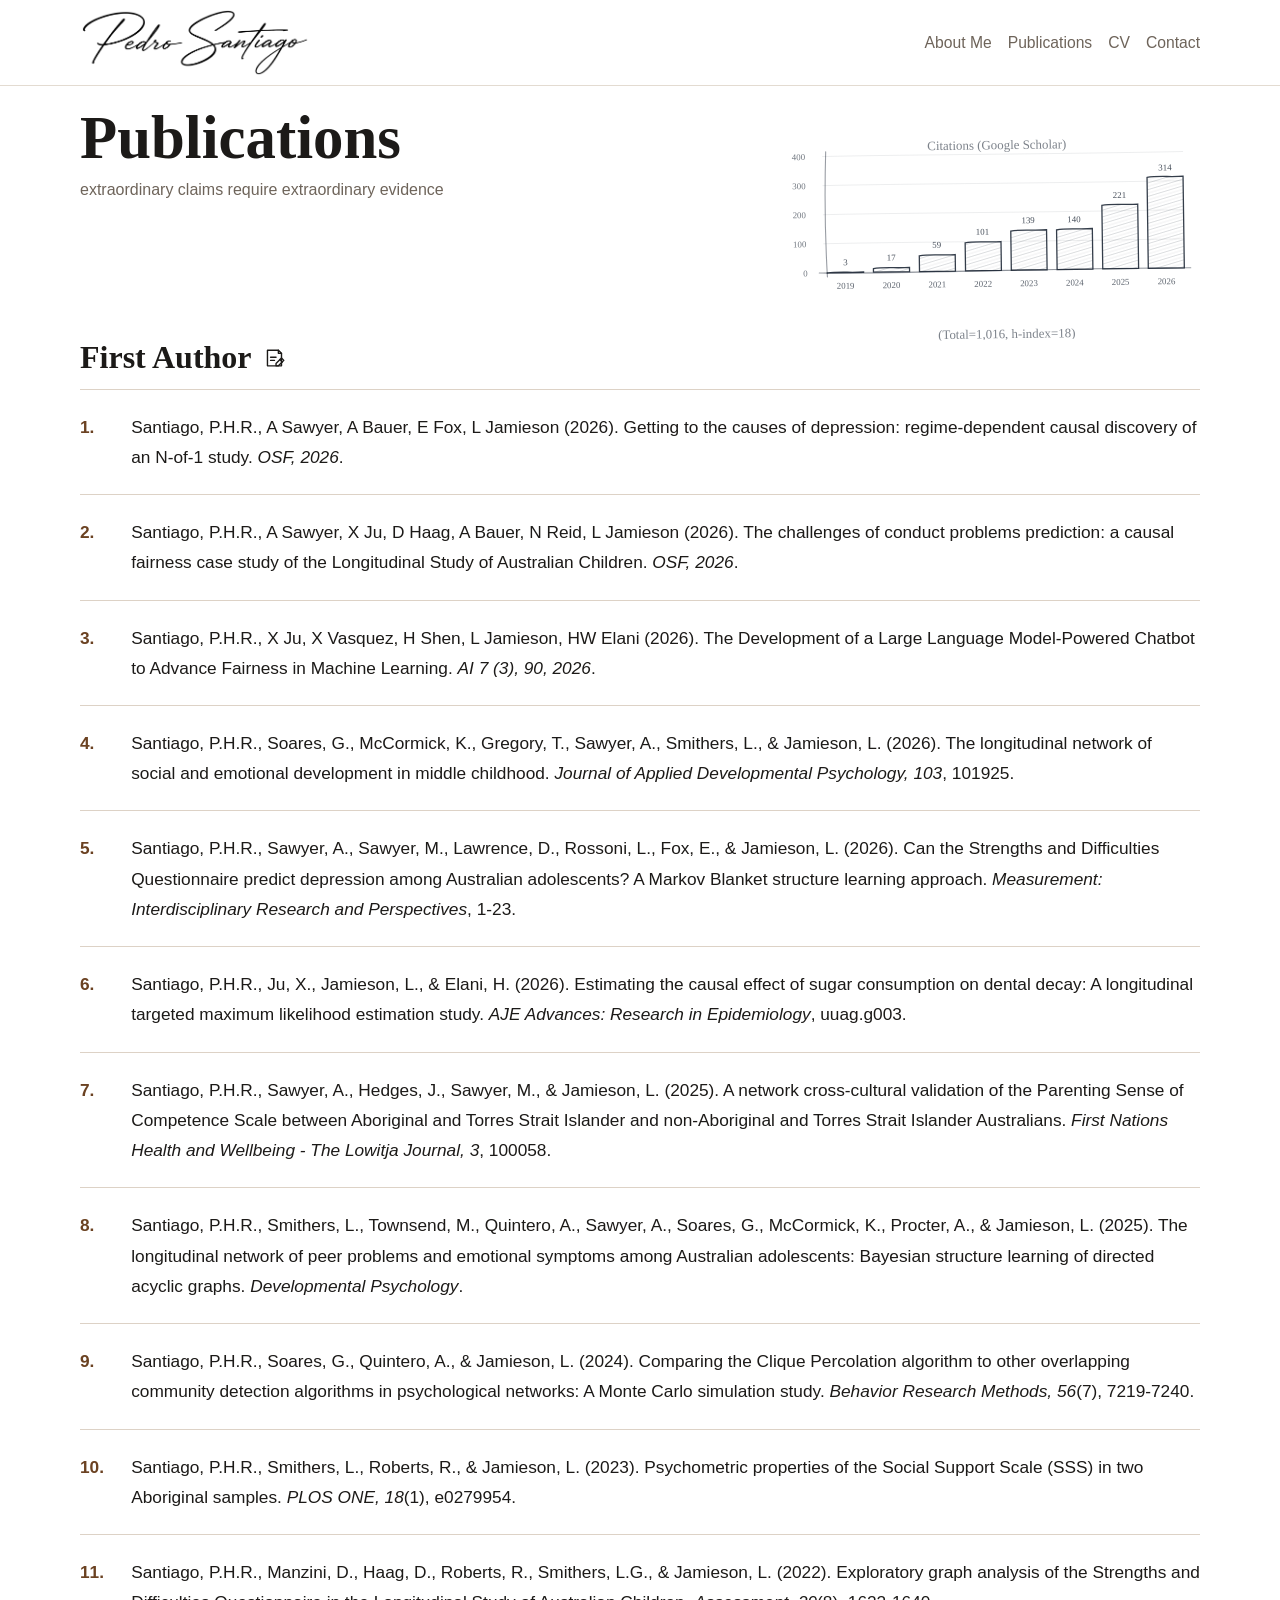
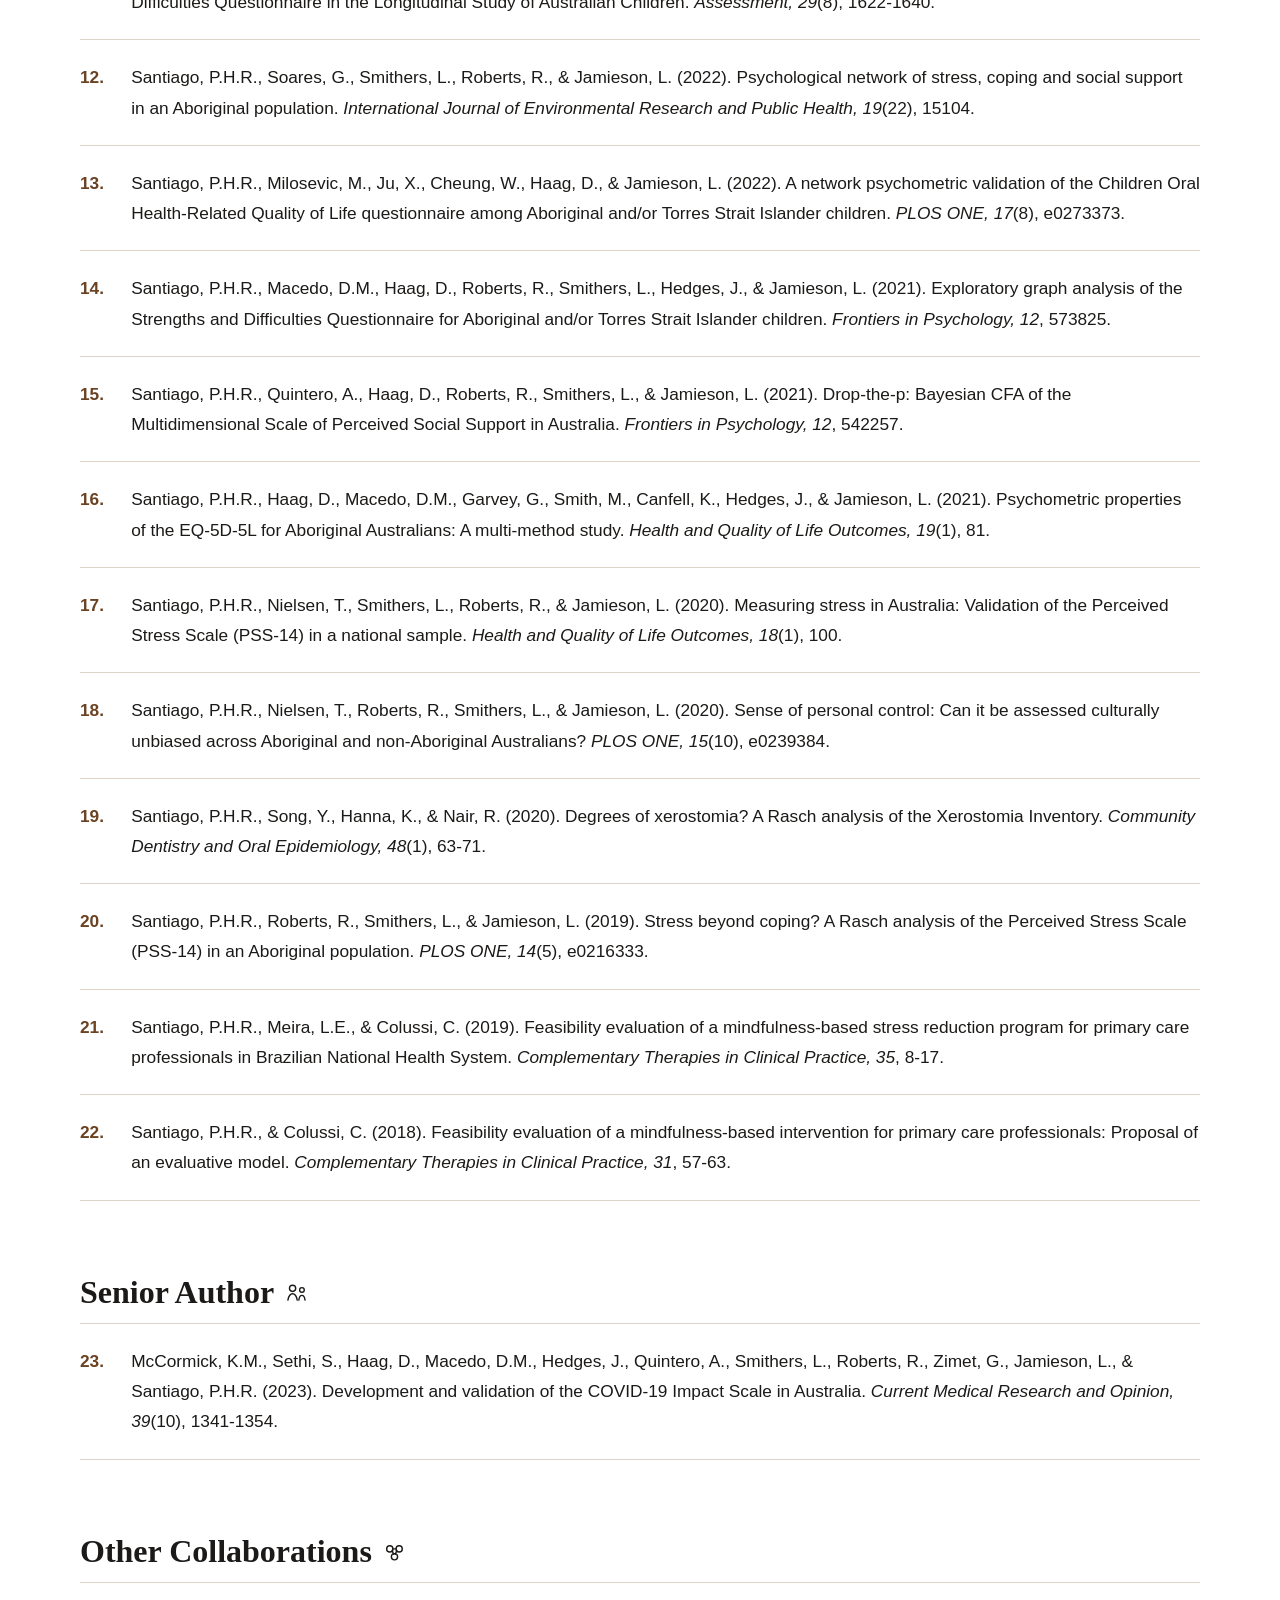
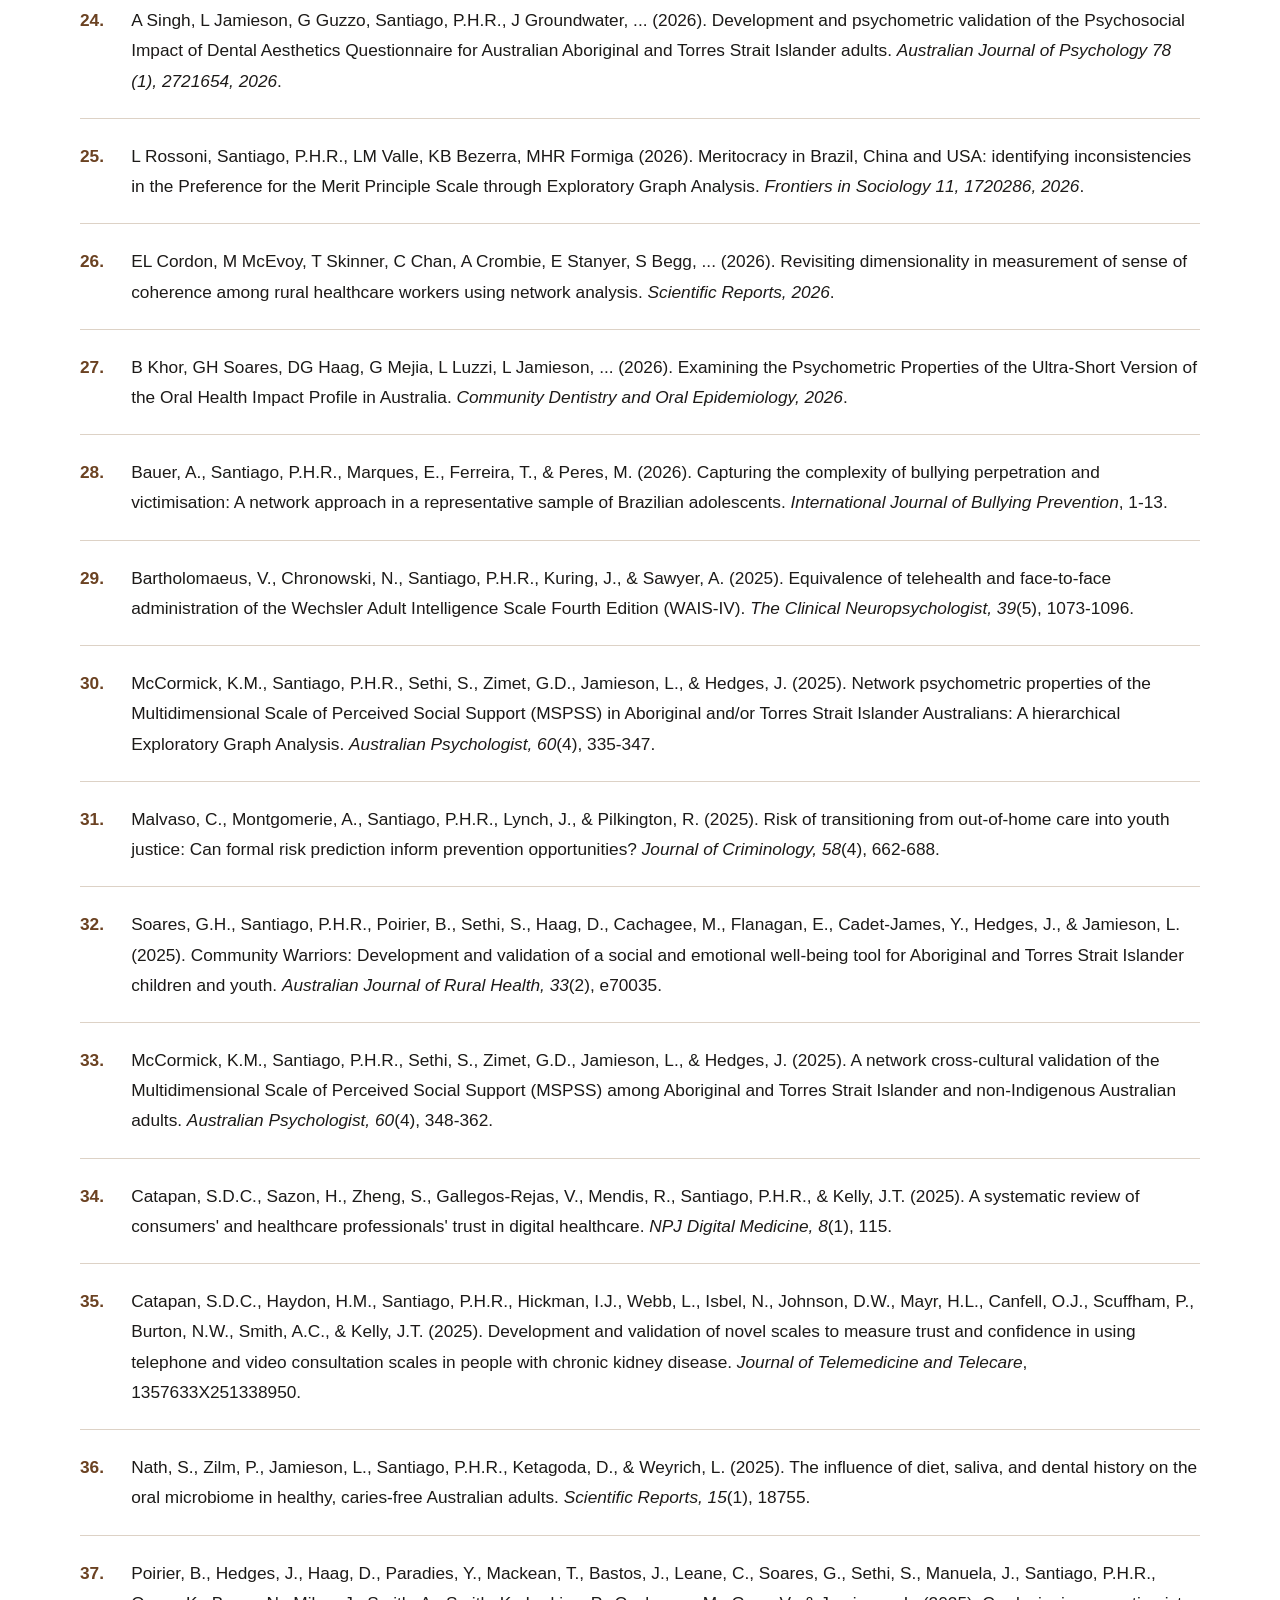
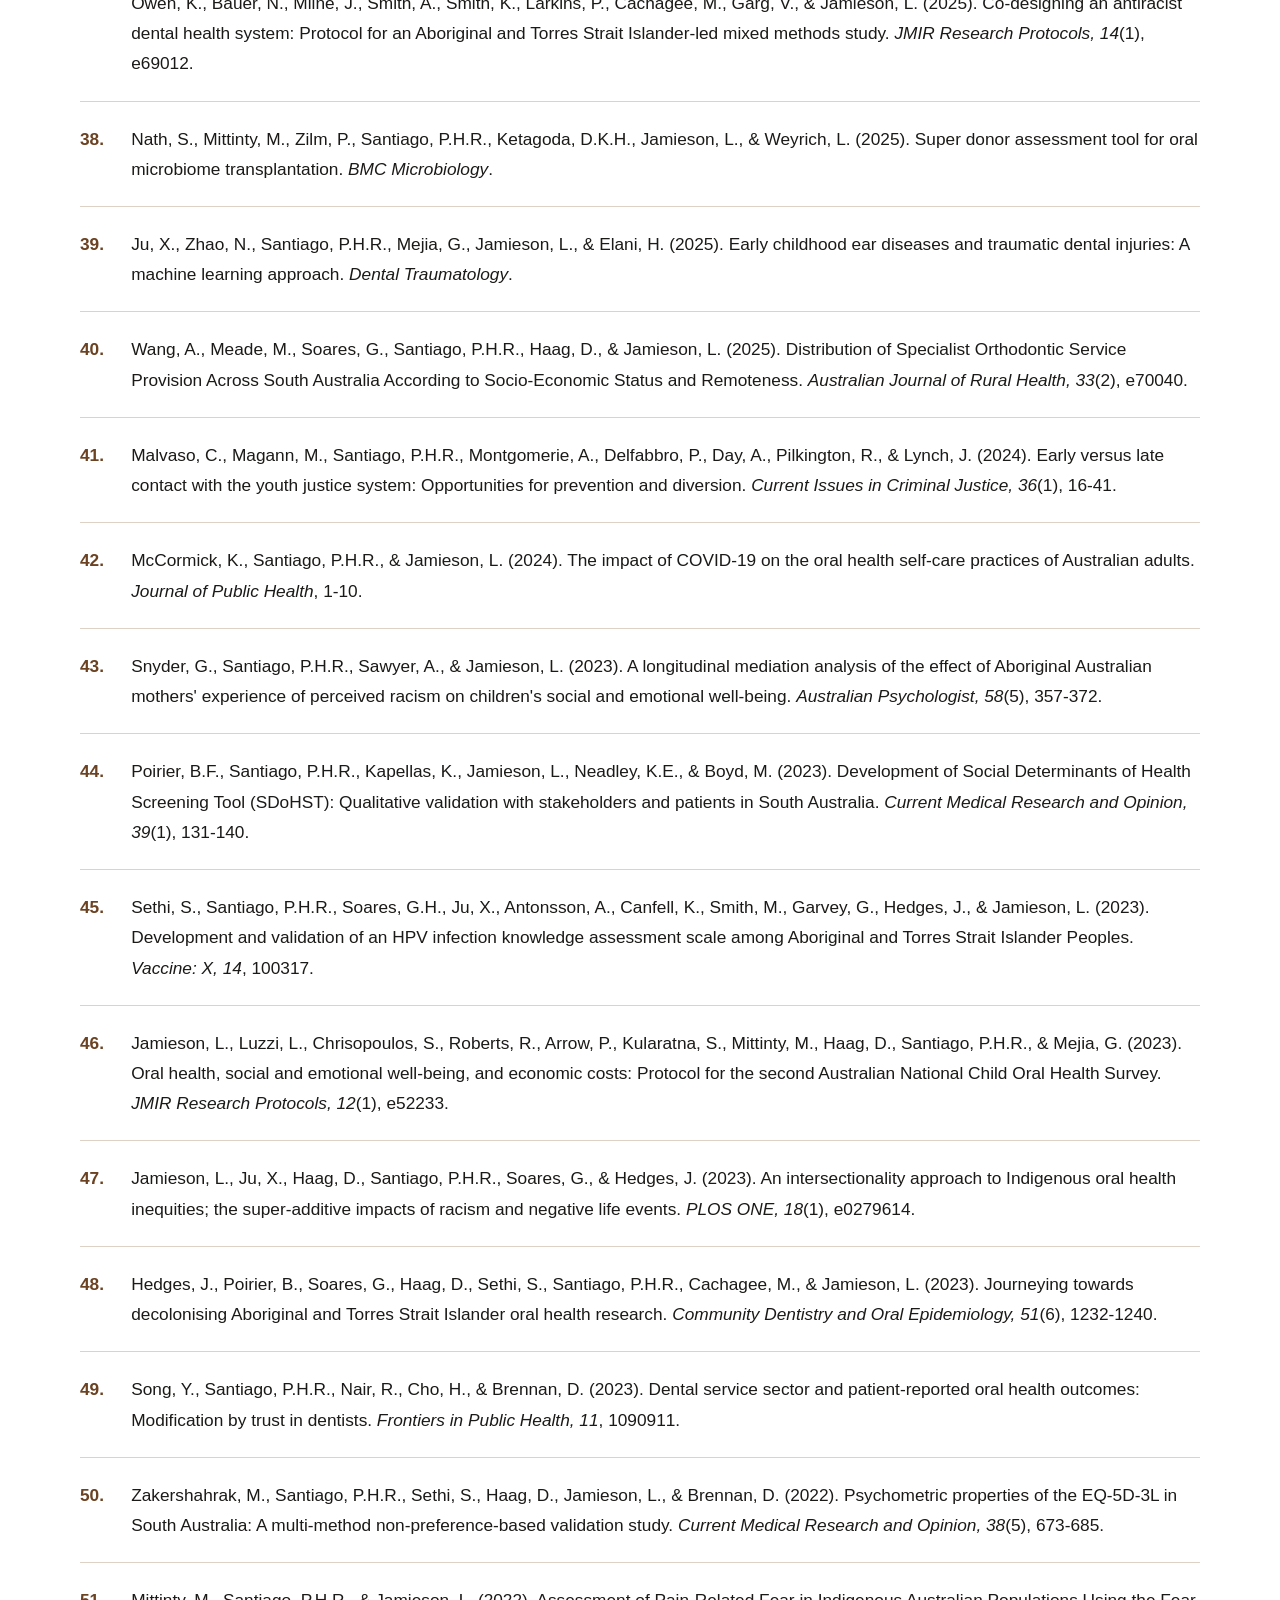
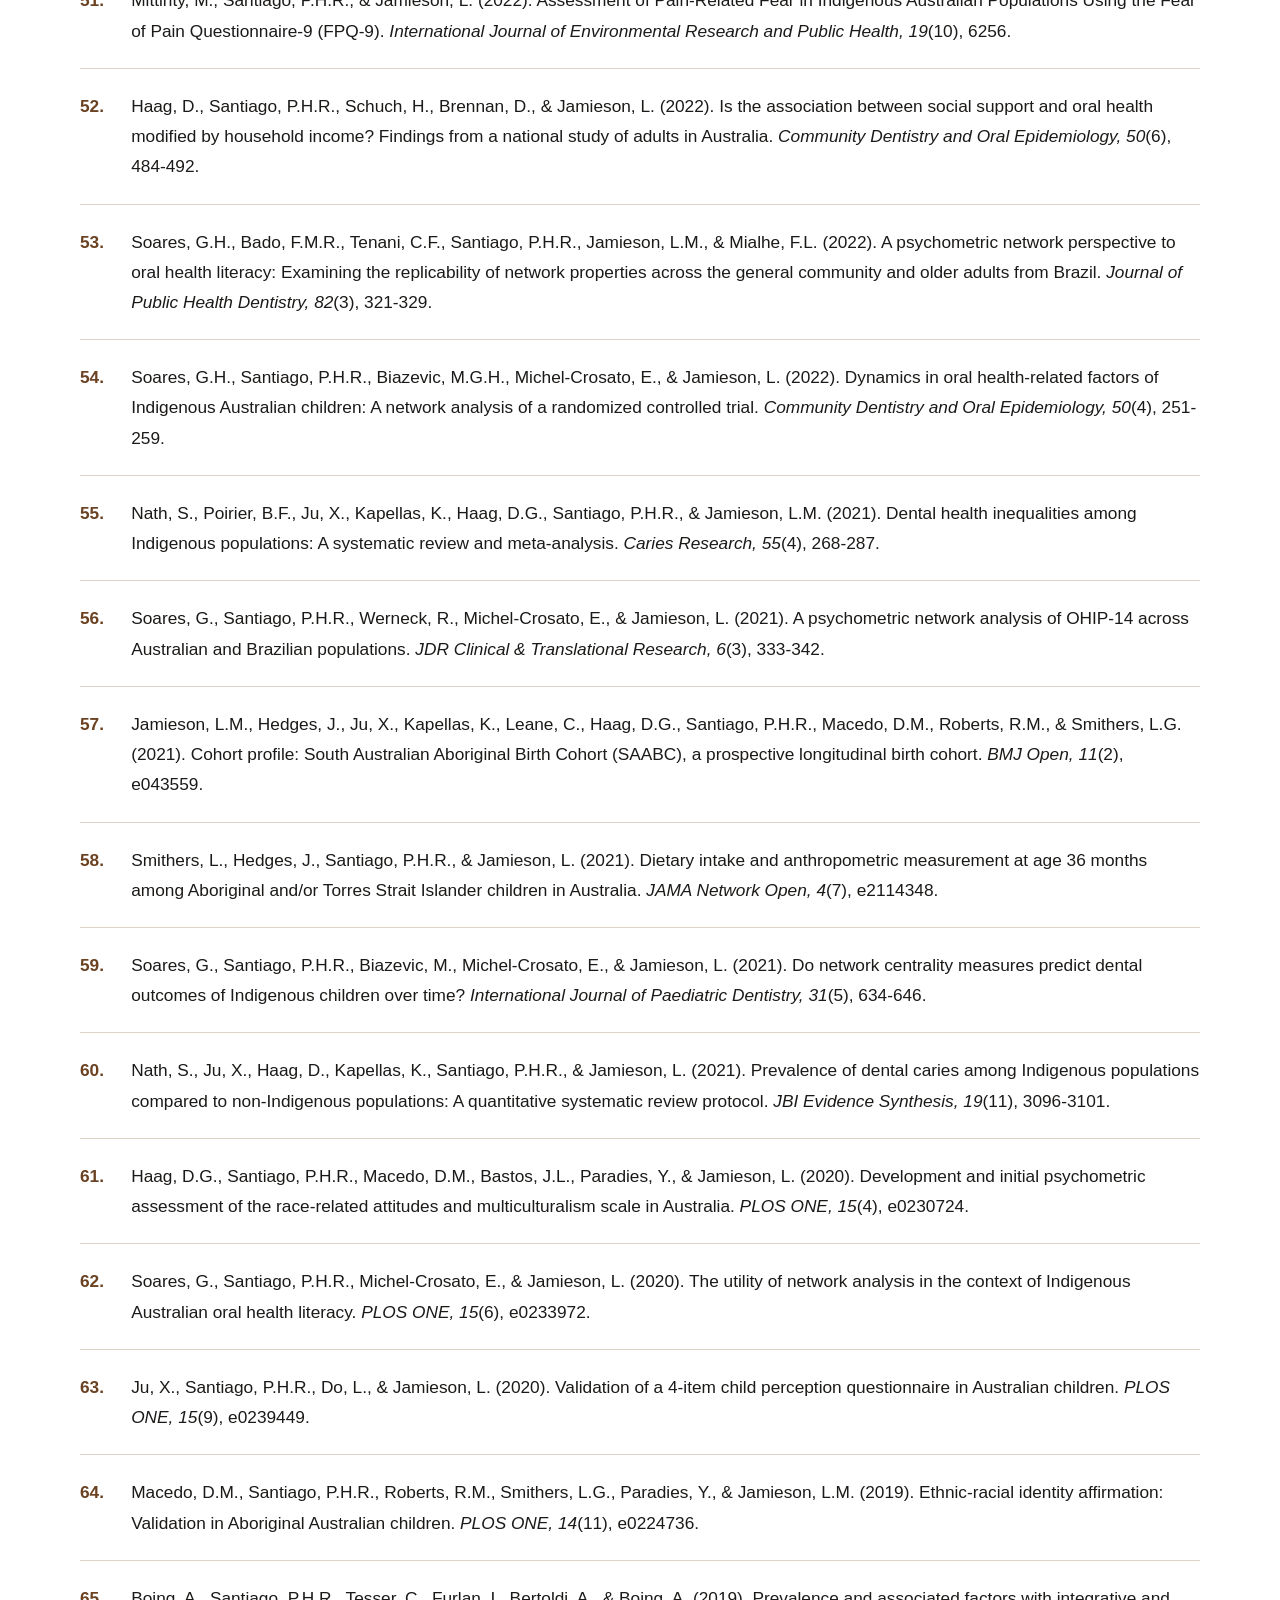
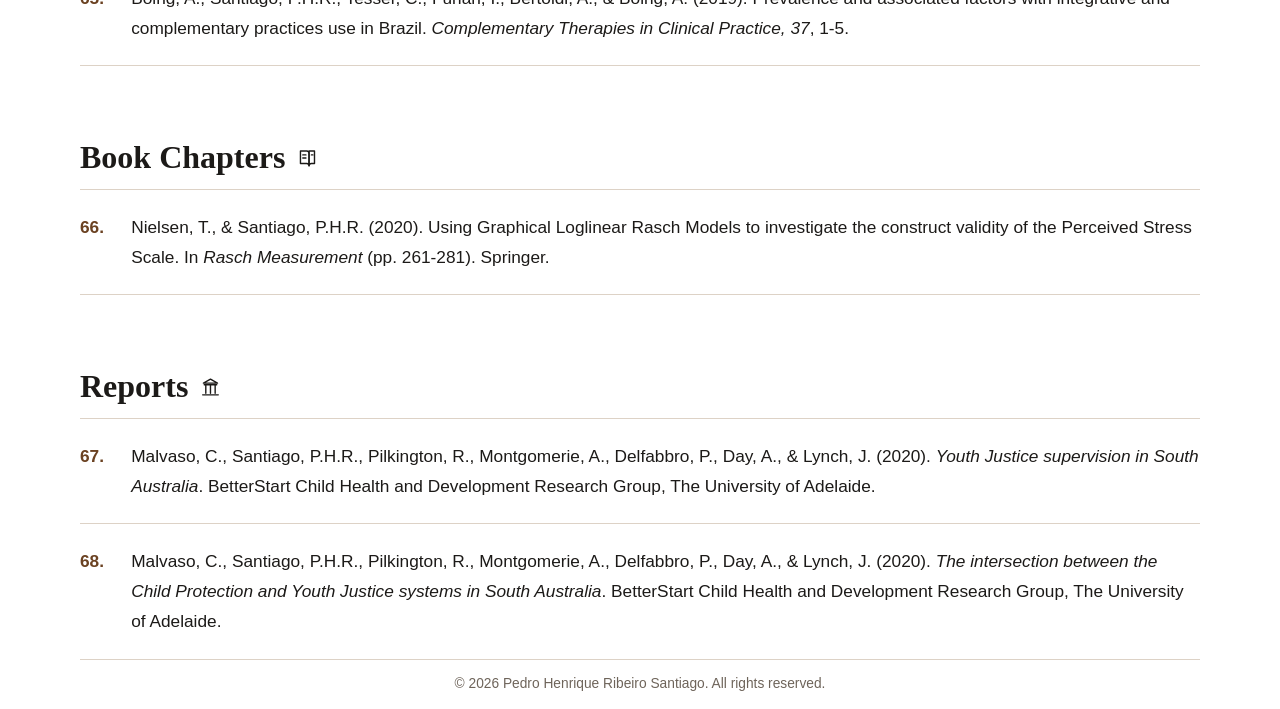
<file: publications.html>
<!DOCTYPE html>
<html lang="en">
  <head>
    <!-- Google tag (gtag.js) -->
    <script async src="https://www.googletagmanager.com/gtag/js?id=G-J1X5M5PS52"></script>
    <script>
      window.dataLayer = window.dataLayer || [];
      function gtag(){dataLayer.push(arguments);}
      gtag('js', new Date());

      gtag('config', 'G-J1X5M5PS52');
    </script>
    <meta charset="UTF-8" />
    <meta name="viewport" content="width=device-width, initial-scale=1.0" />
    <title>Publications | Pedro Henrique Ribeiro Santiago</title>
    <link rel="stylesheet" href="styles.css" />
  </head>
  <body>
    <header class="site-header">
      <div class="header-inner">
        <a class="site-signature" href="./index.html" aria-label="Pedro Henrique Ribeiro Santiago home">
          <img
            src="./assets/signature.png"
            alt="Pedro Santiago signature"
          />
        </a>
        <nav class="site-nav" aria-label="Primary">
          <a href="./index.html">About Me</a>
          <a href="./publications.html">Publications</a>
          <a href="./cv.html">CV</a>
          <a href="./index.html#contact">Contact</a>
        </nav>
      </div>
    </header>

    <main class="page page-narrow">
      <section class="section publications-page" aria-labelledby="publications-title">
        <div class="section-heading publications-hero">
          <div>
            <h1 id="publications-title">Publications</h1>
            <p class="citation-note">extraordinary claims require extraordinary evidence</p>
          </div>
          <figure class="citation-card">
            <img
              src="./assets/citation-trend.svg"
              alt="Sketch-style Google Scholar citation trend"
            />
          </figure>
        </div>

        <h2 class="publication-section-title">First Author <svg class="heading-icon" viewBox="0 0 32 32" aria-hidden="true"><path d="M7 6H21L25 10V26H7V6Z"/><path d="M21 6V10H25"/><path d="M11 15H18"/><path d="M11 19H16"/><path d="M18 23L25 16L28 19L21 26H18V23Z"/><path d="M23 18L26 21"/></svg></h2>
        <ol class="publication-list publication-group">
          <li>Santiago, P.H.R., A Sawyer, A Bauer, E Fox, L Jamieson (2026). Getting to the causes of depression: regime-dependent causal discovery of an N-of-1 study. <em>OSF, 2026</em>.</li>
          <li>Santiago, P.H.R., A Sawyer, X Ju, D Haag, A Bauer, N Reid, L Jamieson (2026). The challenges of conduct problems prediction: a causal fairness case study of the Longitudinal Study of Australian Children. <em>OSF, 2026</em>.</li>
          <li>Santiago, P.H.R., X Ju, X Vasquez, H Shen, L Jamieson, HW Elani (2026). The Development of a Large Language Model-Powered Chatbot to Advance Fairness in Machine Learning. <em>AI 7 (3), 90, 2026</em>.</li>
          <li>Santiago, P.H.R., Soares, G., McCormick, K., Gregory, T., Sawyer, A., Smithers, L., &amp; Jamieson, L. (2026). The longitudinal network of social and emotional development in middle childhood. <em>Journal of Applied Developmental Psychology, 103</em>, 101925.</li>
          <li>Santiago, P.H.R., Sawyer, A., Sawyer, M., Lawrence, D., Rossoni, L., Fox, E., &amp; Jamieson, L. (2026). Can the Strengths and Difficulties Questionnaire predict depression among Australian adolescents? A Markov Blanket structure learning approach. <em>Measurement: Interdisciplinary Research and Perspectives</em>, 1-23.</li>
          <li>Santiago, P.H.R., Ju, X., Jamieson, L., &amp; Elani, H. (2026). Estimating the causal effect of sugar consumption on dental decay: A longitudinal targeted maximum likelihood estimation study. <em>AJE Advances: Research in Epidemiology</em>, uuag.g003.</li>
          <li>Santiago, P.H.R., Sawyer, A., Hedges, J., Sawyer, M., &amp; Jamieson, L. (2025). A network cross-cultural validation of the Parenting Sense of Competence Scale between Aboriginal and Torres Strait Islander and non-Aboriginal and Torres Strait Islander Australians. <em>First Nations Health and Wellbeing - The Lowitja Journal, 3</em>, 100058.</li>
          <li>Santiago, P.H.R., Smithers, L., Townsend, M., Quintero, A., Sawyer, A., Soares, G., McCormick, K., Procter, A., &amp; Jamieson, L. (2025). The longitudinal network of peer problems and emotional symptoms among Australian adolescents: Bayesian structure learning of directed acyclic graphs. <em>Developmental Psychology</em>.</li>
          <li>Santiago, P.H.R., Soares, G., Quintero, A., &amp; Jamieson, L. (2024). Comparing the Clique Percolation algorithm to other overlapping community detection algorithms in psychological networks: A Monte Carlo simulation study. <em>Behavior Research Methods, 56</em>(7), 7219-7240.</li>
          <li>Santiago, P.H.R., Smithers, L., Roberts, R., &amp; Jamieson, L. (2023). Psychometric properties of the Social Support Scale (SSS) in two Aboriginal samples. <em>PLOS ONE, 18</em>(1), e0279954.</li>
          <li>Santiago, P.H.R., Manzini, D., Haag, D., Roberts, R., Smithers, L.G., &amp; Jamieson, L. (2022). Exploratory graph analysis of the Strengths and Difficulties Questionnaire in the Longitudinal Study of Australian Children. <em>Assessment, 29</em>(8), 1622-1640.</li>
          <li>Santiago, P.H.R., Soares, G., Smithers, L., Roberts, R., &amp; Jamieson, L. (2022). Psychological network of stress, coping and social support in an Aboriginal population. <em>International Journal of Environmental Research and Public Health, 19</em>(22), 15104.</li>
          <li>Santiago, P.H.R., Milosevic, M., Ju, X., Cheung, W., Haag, D., &amp; Jamieson, L. (2022). A network psychometric validation of the Children Oral Health-Related Quality of Life questionnaire among Aboriginal and/or Torres Strait Islander children. <em>PLOS ONE, 17</em>(8), e0273373.</li>
          <li>Santiago, P.H.R., Macedo, D.M., Haag, D., Roberts, R., Smithers, L., Hedges, J., &amp; Jamieson, L. (2021). Exploratory graph analysis of the Strengths and Difficulties Questionnaire for Aboriginal and/or Torres Strait Islander children. <em>Frontiers in Psychology, 12</em>, 573825.</li>
          <li>Santiago, P.H.R., Quintero, A., Haag, D., Roberts, R., Smithers, L., &amp; Jamieson, L. (2021). Drop-the-p: Bayesian CFA of the Multidimensional Scale of Perceived Social Support in Australia. <em>Frontiers in Psychology, 12</em>, 542257.</li>
          <li>Santiago, P.H.R., Haag, D., Macedo, D.M., Garvey, G., Smith, M., Canfell, K., Hedges, J., &amp; Jamieson, L. (2021). Psychometric properties of the EQ-5D-5L for Aboriginal Australians: A multi-method study. <em>Health and Quality of Life Outcomes, 19</em>(1), 81.</li>
          <li>Santiago, P.H.R., Nielsen, T., Smithers, L., Roberts, R., &amp; Jamieson, L. (2020). Measuring stress in Australia: Validation of the Perceived Stress Scale (PSS-14) in a national sample. <em>Health and Quality of Life Outcomes, 18</em>(1), 100.</li>
          <li>Santiago, P.H.R., Nielsen, T., Roberts, R., Smithers, L., &amp; Jamieson, L. (2020). Sense of personal control: Can it be assessed culturally unbiased across Aboriginal and non-Aboriginal Australians? <em>PLOS ONE, 15</em>(10), e0239384.</li>
          <li>Santiago, P.H.R., Song, Y., Hanna, K., &amp; Nair, R. (2020). Degrees of xerostomia? A Rasch analysis of the Xerostomia Inventory. <em>Community Dentistry and Oral Epidemiology, 48</em>(1), 63-71.</li>
          <li>Santiago, P.H.R., Roberts, R., Smithers, L., &amp; Jamieson, L. (2019). Stress beyond coping? A Rasch analysis of the Perceived Stress Scale (PSS-14) in an Aboriginal population. <em>PLOS ONE, 14</em>(5), e0216333.</li>
          <li>Santiago, P.H.R., Meira, L.E., &amp; Colussi, C. (2019). Feasibility evaluation of a mindfulness-based stress reduction program for primary care professionals in Brazilian National Health System. <em>Complementary Therapies in Clinical Practice, 35</em>, 8-17.</li>
          <li>Santiago, P.H.R., &amp; Colussi, C. (2018). Feasibility evaluation of a mindfulness-based intervention for primary care professionals: Proposal of an evaluative model. <em>Complementary Therapies in Clinical Practice, 31</em>, 57-63.</li>
        </ol>

        <h2 class="publication-section-title">Senior Author <svg class="heading-icon" viewBox="0 0 32 32" aria-hidden="true"><circle cx="11" cy="10" r="4"/><path d="M5 25C6 20 8 17 11 17C14 17 16 20 17 25"/><circle cx="23" cy="12" r="3"/><path d="M19 25C19.5 21.5 21 19 23 19C25 19 26.5 21.5 27 25"/></svg></h2>
        <ol class="publication-list publication-group">
          <li>McCormick, K.M., Sethi, S., Haag, D., Macedo, D.M., Hedges, J., Quintero, A., Smithers, L., Roberts, R., Zimet, G., Jamieson, L., &amp; Santiago, P.H.R. (2023). Development and validation of the COVID-19 Impact Scale in Australia. <em>Current Medical Research and Opinion, 39</em>(10), 1341-1354.</li>
        </ol>

        <h2 class="publication-section-title">Other Collaborations <svg class="heading-icon" viewBox="0 0 32 32" aria-hidden="true"><circle cx="10" cy="12" r="4"/><circle cx="22" cy="12" r="4"/><circle cx="16" cy="22" r="4"/><path d="M13 14L15 19"/><path d="M19 14L17 19"/><path d="M14 12H18"/></svg></h2>
        <ol class="publication-list publication-group">
          <li>A Singh, L Jamieson, G Guzzo, Santiago, P.H.R., J Groundwater, ... (2026). Development and psychometric validation of the Psychosocial Impact of Dental Aesthetics Questionnaire for Australian Aboriginal and Torres Strait Islander adults. <em>Australian Journal of Psychology 78 (1), 2721654, 2026</em>.</li>
          <li>L Rossoni, Santiago, P.H.R., LM Valle, KB Bezerra, MHR Formiga (2026). Meritocracy in Brazil, China and USA: identifying inconsistencies in the Preference for the Merit Principle Scale through Exploratory Graph Analysis. <em>Frontiers in Sociology 11, 1720286, 2026</em>.</li>
          <li>EL Cordon, M McEvoy, T Skinner, C Chan, A Crombie, E Stanyer, S Begg, ... (2026). Revisiting dimensionality in measurement of sense of coherence among rural healthcare workers using network analysis. <em>Scientific Reports, 2026</em>.</li>
          <li>B Khor, GH Soares, DG Haag, G Mejia, L Luzzi, L Jamieson, ... (2026). Examining the Psychometric Properties of the Ultra‐Short Version of the Oral Health Impact Profile in Australia. <em>Community Dentistry and Oral Epidemiology, 2026</em>.</li>
          <li>Bauer, A., Santiago, P.H.R., Marques, E., Ferreira, T., &amp; Peres, M. (2026). Capturing the complexity of bullying perpetration and victimisation: A network approach in a representative sample of Brazilian adolescents. <em>International Journal of Bullying Prevention</em>, 1-13.</li>
          <li>Bartholomaeus, V., Chronowski, N., Santiago, P.H.R., Kuring, J., &amp; Sawyer, A. (2025). Equivalence of telehealth and face-to-face administration of the Wechsler Adult Intelligence Scale Fourth Edition (WAIS-IV). <em>The Clinical Neuropsychologist, 39</em>(5), 1073-1096.</li>
          <li>McCormick, K.M., Santiago, P.H.R., Sethi, S., Zimet, G.D., Jamieson, L., &amp; Hedges, J. (2025). Network psychometric properties of the Multidimensional Scale of Perceived Social Support (MSPSS) in Aboriginal and/or Torres Strait Islander Australians: A hierarchical Exploratory Graph Analysis. <em>Australian Psychologist, 60</em>(4), 335-347.</li>
          <li>Malvaso, C., Montgomerie, A., Santiago, P.H.R., Lynch, J., &amp; Pilkington, R. (2025). Risk of transitioning from out-of-home care into youth justice: Can formal risk prediction inform prevention opportunities? <em>Journal of Criminology, 58</em>(4), 662-688.</li>
          <li>Soares, G.H., Santiago, P.H.R., Poirier, B., Sethi, S., Haag, D., Cachagee, M., Flanagan, E., Cadet-James, Y., Hedges, J., &amp; Jamieson, L. (2025). Community Warriors: Development and validation of a social and emotional well-being tool for Aboriginal and Torres Strait Islander children and youth. <em>Australian Journal of Rural Health, 33</em>(2), e70035.</li>
          <li>McCormick, K.M., Santiago, P.H.R., Sethi, S., Zimet, G.D., Jamieson, L., &amp; Hedges, J. (2025). A network cross-cultural validation of the Multidimensional Scale of Perceived Social Support (MSPSS) among Aboriginal and Torres Strait Islander and non-Indigenous Australian adults. <em>Australian Psychologist, 60</em>(4), 348-362.</li>
          <li>Catapan, S.D.C., Sazon, H., Zheng, S., Gallegos-Rejas, V., Mendis, R., Santiago, P.H.R., &amp; Kelly, J.T. (2025). A systematic review of consumers' and healthcare professionals' trust in digital healthcare. <em>NPJ Digital Medicine, 8</em>(1), 115.</li>
          <li>Catapan, S.D.C., Haydon, H.M., Santiago, P.H.R., Hickman, I.J., Webb, L., Isbel, N., Johnson, D.W., Mayr, H.L., Canfell, O.J., Scuffham, P., Burton, N.W., Smith, A.C., &amp; Kelly, J.T. (2025). Development and validation of novel scales to measure trust and confidence in using telephone and video consultation scales in people with chronic kidney disease. <em>Journal of Telemedicine and Telecare</em>, 1357633X251338950.</li>
          <li>Nath, S., Zilm, P., Jamieson, L., Santiago, P.H.R., Ketagoda, D., &amp; Weyrich, L. (2025). The influence of diet, saliva, and dental history on the oral microbiome in healthy, caries-free Australian adults. <em>Scientific Reports, 15</em>(1), 18755.</li>
          <li>Poirier, B., Hedges, J., Haag, D., Paradies, Y., Mackean, T., Bastos, J., Leane, C., Soares, G., Sethi, S., Manuela, J., Santiago, P.H.R., Owen, K., Bauer, N., Milne, J., Smith, A., Smith, K., Larkins, P., Cachagee, M., Garg, V., &amp; Jamieson, L. (2025). Co-designing an antiracist dental health system: Protocol for an Aboriginal and Torres Strait Islander-led mixed methods study. <em>JMIR Research Protocols, 14</em>(1), e69012.</li>
          <li>Nath, S., Mittinty, M., Zilm, P., Santiago, P.H.R., Ketagoda, D.K.H., Jamieson, L., &amp; Weyrich, L. (2025). Super donor assessment tool for oral microbiome transplantation. <em>BMC Microbiology</em>.</li>
          <li>Ju, X., Zhao, N., Santiago, P.H.R., Mejia, G., Jamieson, L., &amp; Elani, H. (2025). Early childhood ear diseases and traumatic dental injuries: A machine learning approach. <em>Dental Traumatology</em>.</li>
          <li>Wang, A., Meade, M., Soares, G., Santiago, P.H.R., Haag, D., &amp; Jamieson, L. (2025). Distribution of Specialist Orthodontic Service Provision Across South Australia According to Socio-Economic Status and Remoteness. <em>Australian Journal of Rural Health, 33</em>(2), e70040.</li>
          <li>Malvaso, C., Magann, M., Santiago, P.H.R., Montgomerie, A., Delfabbro, P., Day, A., Pilkington, R., &amp; Lynch, J. (2024). Early versus late contact with the youth justice system: Opportunities for prevention and diversion. <em>Current Issues in Criminal Justice, 36</em>(1), 16-41.</li>
          <li>McCormick, K., Santiago, P.H.R., &amp; Jamieson, L. (2024). The impact of COVID-19 on the oral health self-care practices of Australian adults. <em>Journal of Public Health</em>, 1-10.</li>
          <li>Snyder, G., Santiago, P.H.R., Sawyer, A., &amp; Jamieson, L. (2023). A longitudinal mediation analysis of the effect of Aboriginal Australian mothers' experience of perceived racism on children's social and emotional well-being. <em>Australian Psychologist, 58</em>(5), 357-372.</li>
          <li>Poirier, B.F., Santiago, P.H.R., Kapellas, K., Jamieson, L., Neadley, K.E., &amp; Boyd, M. (2023). Development of Social Determinants of Health Screening Tool (SDoHST): Qualitative validation with stakeholders and patients in South Australia. <em>Current Medical Research and Opinion, 39</em>(1), 131-140.</li>
          <li>Sethi, S., Santiago, P.H.R., Soares, G.H., Ju, X., Antonsson, A., Canfell, K., Smith, M., Garvey, G., Hedges, J., &amp; Jamieson, L. (2023). Development and validation of an HPV infection knowledge assessment scale among Aboriginal and Torres Strait Islander Peoples. <em>Vaccine: X, 14</em>, 100317.</li>
          <li>Jamieson, L., Luzzi, L., Chrisopoulos, S., Roberts, R., Arrow, P., Kularatna, S., Mittinty, M., Haag, D., Santiago, P.H.R., &amp; Mejia, G. (2023). Oral health, social and emotional well-being, and economic costs: Protocol for the second Australian National Child Oral Health Survey. <em>JMIR Research Protocols, 12</em>(1), e52233.</li>
          <li>Jamieson, L., Ju, X., Haag, D., Santiago, P.H.R., Soares, G., &amp; Hedges, J. (2023). An intersectionality approach to Indigenous oral health inequities; the super-additive impacts of racism and negative life events. <em>PLOS ONE, 18</em>(1), e0279614.</li>
          <li>Hedges, J., Poirier, B., Soares, G., Haag, D., Sethi, S., Santiago, P.H.R., Cachagee, M., &amp; Jamieson, L. (2023). Journeying towards decolonising Aboriginal and Torres Strait Islander oral health research. <em>Community Dentistry and Oral Epidemiology, 51</em>(6), 1232-1240.</li>
          <li>Song, Y., Santiago, P.H.R., Nair, R., Cho, H., &amp; Brennan, D. (2023). Dental service sector and patient-reported oral health outcomes: Modification by trust in dentists. <em>Frontiers in Public Health, 11</em>, 1090911.</li>
          <li>Zakershahrak, M., Santiago, P.H.R., Sethi, S., Haag, D., Jamieson, L., &amp; Brennan, D. (2022). Psychometric properties of the EQ-5D-3L in South Australia: A multi-method non-preference-based validation study. <em>Current Medical Research and Opinion, 38</em>(5), 673-685.</li>
          <li>Mittinty, M., Santiago, P.H.R., &amp; Jamieson, L. (2022). Assessment of Pain-Related Fear in Indigenous Australian Populations Using the Fear of Pain Questionnaire-9 (FPQ-9). <em>International Journal of Environmental Research and Public Health, 19</em>(10), 6256.</li>
          <li>Haag, D., Santiago, P.H.R., Schuch, H., Brennan, D., &amp; Jamieson, L. (2022). Is the association between social support and oral health modified by household income? Findings from a national study of adults in Australia. <em>Community Dentistry and Oral Epidemiology, 50</em>(6), 484-492.</li>
          <li>Soares, G.H., Bado, F.M.R., Tenani, C.F., Santiago, P.H.R., Jamieson, L.M., &amp; Mialhe, F.L. (2022). A psychometric network perspective to oral health literacy: Examining the replicability of network properties across the general community and older adults from Brazil. <em>Journal of Public Health Dentistry, 82</em>(3), 321-329.</li>
          <li>Soares, G.H., Santiago, P.H.R., Biazevic, M.G.H., Michel-Crosato, E., &amp; Jamieson, L. (2022). Dynamics in oral health-related factors of Indigenous Australian children: A network analysis of a randomized controlled trial. <em>Community Dentistry and Oral Epidemiology, 50</em>(4), 251-259.</li>
          <li>Nath, S., Poirier, B.F., Ju, X., Kapellas, K., Haag, D.G., Santiago, P.H.R., &amp; Jamieson, L.M. (2021). Dental health inequalities among Indigenous populations: A systematic review and meta-analysis. <em>Caries Research, 55</em>(4), 268-287.</li>
          <li>Soares, G., Santiago, P.H.R., Werneck, R., Michel-Crosato, E., &amp; Jamieson, L. (2021). A psychometric network analysis of OHIP-14 across Australian and Brazilian populations. <em>JDR Clinical &amp; Translational Research, 6</em>(3), 333-342.</li>
          <li>Jamieson, L.M., Hedges, J., Ju, X., Kapellas, K., Leane, C., Haag, D.G., Santiago, P.H.R., Macedo, D.M., Roberts, R.M., &amp; Smithers, L.G. (2021). Cohort profile: South Australian Aboriginal Birth Cohort (SAABC), a prospective longitudinal birth cohort. <em>BMJ Open, 11</em>(2), e043559.</li>
          <li>Smithers, L., Hedges, J., Santiago, P.H.R., &amp; Jamieson, L. (2021). Dietary intake and anthropometric measurement at age 36 months among Aboriginal and/or Torres Strait Islander children in Australia. <em>JAMA Network Open, 4</em>(7), e2114348.</li>
          <li>Soares, G., Santiago, P.H.R., Biazevic, M., Michel-Crosato, E., &amp; Jamieson, L. (2021). Do network centrality measures predict dental outcomes of Indigenous children over time? <em>International Journal of Paediatric Dentistry, 31</em>(5), 634-646.</li>
          <li>Nath, S., Ju, X., Haag, D., Kapellas, K., Santiago, P.H.R., &amp; Jamieson, L. (2021). Prevalence of dental caries among Indigenous populations compared to non-Indigenous populations: A quantitative systematic review protocol. <em>JBI Evidence Synthesis, 19</em>(11), 3096-3101.</li>
          <li>Haag, D.G., Santiago, P.H.R., Macedo, D.M., Bastos, J.L., Paradies, Y., &amp; Jamieson, L. (2020). Development and initial psychometric assessment of the race-related attitudes and multiculturalism scale in Australia. <em>PLOS ONE, 15</em>(4), e0230724.</li>
          <li>Soares, G., Santiago, P.H.R., Michel-Crosato, E., &amp; Jamieson, L. (2020). The utility of network analysis in the context of Indigenous Australian oral health literacy. <em>PLOS ONE, 15</em>(6), e0233972.</li>
          <li>Ju, X., Santiago, P.H.R., Do, L., &amp; Jamieson, L. (2020). Validation of a 4-item child perception questionnaire in Australian children. <em>PLOS ONE, 15</em>(9), e0239449.</li>
          <li>Macedo, D.M., Santiago, P.H.R., Roberts, R.M., Smithers, L.G., Paradies, Y., &amp; Jamieson, L.M. (2019). Ethnic-racial identity affirmation: Validation in Aboriginal Australian children. <em>PLOS ONE, 14</em>(11), e0224736.</li>
          <li>Boing, A., Santiago, P.H.R., Tesser, C., Furlan, I., Bertoldi, A., &amp; Boing, A. (2019). Prevalence and associated factors with integrative and complementary practices use in Brazil. <em>Complementary Therapies in Clinical Practice, 37</em>, 1-5.</li>
        </ol>

        <h2 class="publication-section-title">Book Chapters <svg class="heading-icon" viewBox="0 0 32 32" aria-hidden="true"><path d="M7 7H15C17 7 18 8 18 10V26C18 24 17 23 15 23H7V7Z"/><path d="M25 7H18C18 7 18 8 18 10V26C18 24 19 23 21 23H25V7Z"/><path d="M10 12H14"/><path d="M10 16H14"/><path d="M21 12H23"/></svg></h2>
        <ol class="publication-list publication-group">
          <li>Nielsen, T., &amp; Santiago, P.H.R. (2020). Using Graphical Loglinear Rasch Models to investigate the construct validity of the Perceived Stress Scale. In <em>Rasch Measurement</em> (pp. 261-281). Springer.</li>
        </ol>

        <h2 class="publication-section-title">Reports <svg class="heading-icon" viewBox="0 0 32 32" aria-hidden="true"><path d="M6 26H26"/><path d="M8 13H24"/><path d="M10 13V24"/><path d="M16 13V24"/><path d="M22 13V24"/><path d="M7 11L16 6L25 11Z"/></svg></h2>
        <ol class="publication-list publication-group">
          <li>Malvaso, C., Santiago, P.H.R., Pilkington, R., Montgomerie, A., Delfabbro, P., Day, A., &amp; Lynch, J. (2020). <em>Youth Justice supervision in South Australia</em>. BetterStart Child Health and Development Research Group, The University of Adelaide.</li>
          <li>Malvaso, C., Santiago, P.H.R., Pilkington, R., Montgomerie, A., Delfabbro, P., Day, A., &amp; Lynch, J. (2020). <em>The intersection between the Child Protection and Youth Justice systems in South Australia</em>. BetterStart Child Health and Development Research Group, The University of Adelaide.</li>
        </ol>
      </section>
    </main>
    <footer class="site-footer">
      <p>&copy; 2026 Pedro Henrique Ribeiro Santiago. All rights reserved.</p>
    </footer>
  </body>
</html>
</file>
<file: styles.css>
:root {
  --background: #ffffff;
  --surface: #f7f3ee;
  --surface-strong: #ece2d4;
  --text: #1c1a18;
  --muted: #6e645a;
  --line: #ddd2c6;
  --accent: #9b6b3d;
  --accent-deep: #6b4222;
  --shadow: 0 20px 50px rgba(56, 39, 24, 0.08);
}

* {
  box-sizing: border-box;
}

html {
  scroll-behavior: smooth;
}

body {
  margin: 0;
  background: #ffffff;
  color: var(--text);
  font-family: "Avenir Next", "Segoe UI", Helvetica, Arial, sans-serif;
}

a {
  color: inherit;
}

img {
  display: block;
  width: 100%;
  height: auto;
}

.site-header {
  position: sticky;
  top: 0;
  z-index: 10;
  background: rgba(255, 255, 255, 0.92);
  backdrop-filter: blur(14px);
  border-bottom: 1px solid rgba(221, 210, 198, 0.8);
}

.header-inner {
  width: min(1120px, calc(100% - 40px));
  margin: 0 auto;
  padding: 8px 0;
  display: flex;
  align-items: center;
  justify-content: space-between;
  gap: 24px;
}

.site-signature {
  display: block;
  flex: 0 1 230px;
  min-width: 165px;
}

.site-signature img {
  display: block;
  width: 100%;
  height: auto;
}

.site-nav a {
  text-decoration: none;
}

.site-nav {
  display: flex;
  flex-wrap: wrap;
  gap: 16px;
  justify-content: flex-end;
}

.site-nav a {
  color: var(--muted);
  font-size: 0.98rem;
}

.page {
  width: min(1120px, calc(100% - 40px));
  margin: 0 auto;
  padding: 22px 0 12px;
}

.page-narrow {
  width: min(1120px, calc(100% - 40px));
}

.site-footer {
  width: min(1120px, calc(100% - 40px));
  margin: 0 auto;
  padding: 0 0 18px;
  color: var(--muted);
  font-size: 0.86rem;
  text-align: center;
}

.site-footer p {
  margin: 0;
  padding-top: 4px;
}

.section {
  scroll-margin-top: 96px;
}

.page > .section + .section {
  margin-top: 56px;
}

.hero {
  padding: 16px 0 18px;
}

.hero-copy {
  padding: 26px 0 12px;
}

.eyebrow {
  margin: 0 0 10px;
  color: var(--accent);
  font-size: 0.9rem;
  font-weight: 600;
  letter-spacing: 0;
  text-transform: uppercase;
}

h1,
h2 {
  margin: 0;
  font-family: "Iowan Old Style", "Palatino Linotype", "Book Antiqua", Georgia,
    serif;
  font-weight: 600;
  line-height: 0.95;
}

h1 {
  width: 100%;
  font-size: 3.8rem;
  line-height: 1;
  letter-spacing: 0;
  white-space: normal;
}

h2 {
  margin-bottom: 16px;
  font-size: 3rem;
}

.intro,
.feature-copy p,
.research-list li,
.publication-list li {
  font-size: 1.08rem;
  line-height: 1.75;
}

.intro {
  max-width: 640px;
  margin: 18px 0 0;
  color: var(--muted);
}

.feature-card {
  display: grid;
  grid-template-columns: 1.05fr 1fr;
  gap: 36px;
  align-items: center;
  padding: 0;
}

.feature-card-reverse {
  grid-template-columns: 1fr 1.05fr;
}

.home-feature {
  grid-template-columns: 1fr minmax(260px, 360px);
}

.research-intro {
  grid-template-columns: 1fr minmax(260px, 360px);
}

.research-intro .feature-copy {
  max-width: 100%;
}

.research-intro .portrait-circle {
  justify-self: end;
}

.bio-feature {
  grid-template-columns: minmax(240px, 360px) 1fr;
}

.bio-feature .portrait-circle {
  justify-self: start;
}

.personal-bio {
  margin: 0;
}

.feature-media {
  overflow: hidden;
  border-radius: 28px;
  box-shadow: var(--shadow);
  background: var(--surface);
  aspect-ratio: 4 / 5;
}

.feature-media img {
  width: 100%;
  height: 100%;
  object-fit: cover;
  object-position: center 25%;
}

.portrait-circle {
  aspect-ratio: 1;
  border-radius: 50%;
  max-width: 360px;
  justify-self: end;
}

.portrait-circle img {
  object-position: center 18%;
}

.personal-bio-photo img {
  object-position: 77% 46%;
}

.feature-copy {
  padding: 0;
}

.feature-copy p {
  margin: 0 0 16px;
  color: var(--muted);
}

.profile-links {
  display: flex;
  flex-wrap: wrap;
  gap: 12px;
  margin-top: 22px;
}

.profile-links a {
  display: grid;
  width: 48px;
  aspect-ratio: 1;
  place-items: center;
  border: 0;
  border-radius: 50%;
  background: #ffffff;
  box-shadow: none;
  transition:
    transform 180ms ease,
    box-shadow 180ms ease;
}

.profile-links a:hover {
  transform: translateY(-2px);
}

.profile-links img {
  width: 48px;
  height: 48px;
  object-fit: contain;
  display: block;
}

.research-list {
  display: grid;
  gap: 14px;
  margin: 0;
  padding-left: 22px;
  color: var(--muted);
}

.publications {
  padding-top: 0;
}

.publications-page {
  padding-top: 0;
}

.publications-hero {
  display: grid;
  grid-template-columns: minmax(0, 1fr) minmax(280px, 420px);
  gap: 32px;
  align-items: start;
  margin-bottom: -82px;
}

.section-heading {
  margin-bottom: 24px;
}

.citation-note {
  margin: 12px 0 0;
  color: var(--muted);
  font-size: 1rem;
}

.citation-card {
  margin: 0;
  padding: 0;
  border: 0;
  border-radius: 24px;
  background: transparent;
  box-shadow: none;
  transform: translateY(22px) rotate(-0.8deg);
}

.citation-card img {
  display: block;
  width: 100%;
  height: auto;
}

.publication-list {
  margin: 0;
  padding: 0;
  list-style: none;
  border-top: 1px solid var(--line);
}

.publication-list li {
  padding: 22px 0;
  border-bottom: 1px solid var(--line);
}

.publications-page {
  counter-reset: publication;
}

.publications-page .publication-list li {
  position: relative;
  padding-left: 3.2rem;
}

.publications-page .publication-list li::before {
  counter-increment: publication;
  content: counter(publication) ".";
  position: absolute;
  left: 0;
  top: 22px;
  color: var(--accent-deep);
  font-weight: 700;
}

.publication-list em {
  font-style: italic;
}

.publication-group {
  margin-bottom: 42px;
}

.page > .section:last-child > .publication-group:last-child {
  margin-bottom: 0;
}

.education {
  padding-top: 0;
}

.education-list {
  display: grid;
  gap: 0;
  border-top: 1px solid var(--line);
}

.education-item {
  display: grid;
  grid-template-columns: 96px 1fr;
  gap: 28px;
  padding: 26px 0;
  align-items: start;
  border-bottom: 1px solid var(--line);
}

.education-ready .education-logo,
.education-ready .education-copy {
  opacity: 0;
  transition:
    opacity 1400ms ease,
    transform 2200ms cubic-bezier(0.16, 1, 0.3, 1);
  transition-delay: var(--reveal-delay, 0ms);
  will-change: opacity, transform;
}

.education-ready .education-logo {
  transform: translateX(-110px);
}

.education-ready .education-copy {
  transform: translateX(110px);
}

.education-ready.is-revealed .education-logo,
.education-ready.is-revealed .education-copy {
  opacity: 1;
  transform: translateX(0);
}

.education-item:nth-child(1) {
  --reveal-delay: 0ms;
}

.education-item:nth-child(2) {
  --reveal-delay: 260ms;
}

.education-item:nth-child(3) {
  --reveal-delay: 520ms;
}

.education-item:nth-child(4) {
  --reveal-delay: 780ms;
}

.education-item:nth-child(5) {
  --reveal-delay: 1040ms;
}

.education-logo {
  width: 96px;
  aspect-ratio: 1;
  overflow: hidden;
  border-radius: 50%;
  background: #ffffff;
  border: 1px solid var(--line);
  box-shadow: 0 12px 28px rgba(56, 39, 24, 0.1);
}

.education-logo img {
  width: 100%;
  height: 100%;
  object-fit: contain;
  padding: 4px;
}

.education-logo-adelaide img {
  padding: 7px;
  transform: translateY(-5px) scale(1.35);
}

.education-logo-au img {
  object-fit: contain;
  object-position: center;
  padding: 13px;
  transform: none;
}

.education-logo img[src$="ufsc.png"] {
  padding: 8px;
  transform: translateY(-5px);
}

.education-copy h3 {
  margin: 0 0 6px;
  font-family: "Iowan Old Style", "Palatino Linotype", "Book Antiqua", Georgia,
    serif;
  font-size: 1.7rem;
  line-height: 1.1;
}

.education-date {
  margin: 0 0 8px;
  color: var(--accent);
  font-size: 0.92rem;
  font-weight: 700;
}

.education-place {
  margin: 0 0 10px;
  color: var(--accent-deep);
  font-weight: 600;
}

.education-copy p {
  margin: 0;
  color: var(--muted);
  font-size: 1.08rem;
  line-height: 1.75;
}

.publications-page h2,
.cv-page h2 {
  margin-top: 34px;
  font-size: 2rem;
}

.publications-page .publication-section-title:first-of-type {
  margin-top: 0;
}

.publication-section-title,
.cv-section-title {
  display: inline-flex;
  gap: 10px;
  align-items: baseline;
}

.heading-icon,
.cv-heading-icon {
  width: 0.78em;
  height: 0.78em;
  flex: 0 0 auto;
  color: var(--text);
  fill: none;
  stroke: currentColor;
  stroke-width: 1.8;
  stroke-linecap: round;
  stroke-linejoin: round;
  transform: translateY(0.08em);
}

.cv-block {
  padding: 22px 0;
  border-bottom: 1px solid var(--line);
}

.cv-block:first-of-type {
  padding-top: 10px;
}

.cv-block p {
  margin: 0;
  color: var(--muted);
  font-size: 1.08rem;
  line-height: 1.75;
}

.cv-list {
  display: grid;
  gap: 10px;
  margin: 0;
  padding-left: 22px;
  color: var(--muted);
  font-size: 1.08rem;
  line-height: 1.75;
}

.cv-entry-list strong {
  color: var(--accent-deep);
  font-weight: 700;
}

.cv-entry-list a {
  color: var(--accent-deep);
  text-decoration-thickness: 1px;
  text-underline-offset: 0.18em;
}

.network-panel {
  aspect-ratio: 4 / 3;
  box-shadow: none;
  background: transparent;
}

.network-panel img {
  object-fit: contain;
  padding: 0;
}

.contact {
  padding-top: 0;
}

.contact-intro {
  max-width: 560px;
}

.contact-intro a {
  color: var(--accent-deep);
}

.contact-title-row {
  display: flex;
  flex-wrap: wrap;
  gap: 14px;
  align-items: flex-end;
}

.contact-title-row h2 {
  margin-bottom: 0;
}

.coffee-illustration {
  width: 82px;
  margin: 0 0 -3px -4px;
  transform: translateY(1px);
}

.coffee-illustration svg {
  display: block;
  width: 100%;
  overflow: visible;
}

.pixel-outline {
  fill: var(--accent-deep);
}

.pixel-cup {
  fill: #fff7ec;
}

.pixel-coffee {
  fill: #7b4a25;
}

.pixel-line {
  fill: #c9945d;
}

.pixel-shadow {
  fill: rgba(107, 66, 34, 0.13);
}

.pixel-steam {
  fill: rgba(107, 66, 34, 0.35);
  animation: pixel-steam-rise 2.8s steps(4, end) infinite;
  transform-origin: center;
}

.pixel-steam-two {
  animation-delay: 0.6s;
}

@keyframes pixel-steam-rise {
  0% {
    opacity: 0;
    transform: translateY(8px);
  }

  35%,
  65% {
    opacity: 0.72;
  }

  100% {
    opacity: 0;
    transform: translateY(-8px);
  }
}

.contact-form {
  display: grid;
  grid-template-columns: repeat(2, minmax(0, 1fr));
  gap: 18px 22px;
  padding: 30px;
  border: 1px solid var(--line);
  border-radius: 28px;
  background: rgba(247, 243, 238, 0.6);
  box-shadow: var(--shadow);
}

.contact-form label {
  display: grid;
  gap: 8px;
  color: var(--muted);
  font-size: 0.98rem;
  font-weight: 500;
}

.contact-form label:last-of-type {
  grid-column: 1 / -1;
}

.contact-form label:nth-of-type(3) {
  grid-column: 1 / -1;
}

.botcheck {
  display: none;
}

.contact-form input,
.contact-form textarea {
  width: 100%;
  border: 1px solid var(--line);
  border-radius: 16px;
  padding: 14px 16px;
  background: #fffdfa;
  color: var(--text);
  font: inherit;
}

.contact-form textarea {
  resize: vertical;
  min-height: 160px;
}

.contact-form button {
  width: fit-content;
  border: 0;
  border-radius: 999px;
  padding: 14px 24px;
  background: var(--accent);
  color: #fff;
  font: inherit;
  font-weight: 600;
  cursor: pointer;
}

.form-status {
  margin: 0;
  align-self: center;
  color: var(--muted);
  font-size: 0.95rem;
}

.form-status[data-state="pending"] {
  color: var(--accent-deep);
}

.form-status[data-state="success"] {
  color: #2e6b46;
}

.form-status[data-state="error"] {
  color: #9b3d3d;
}

@media (max-width: 860px) {
  .header-inner,
  .page {
    width: min(100% - 28px, 1120px);
  }

  .page {
    padding-top: 22px;
  }

  .feature-card,
  .feature-card-reverse {
    grid-template-columns: 1fr;
    gap: 20px;
  }

  .feature-card .feature-copy {
    order: 1;
  }

  .feature-card .feature-media {
    order: 2;
  }

  .feature-copy {
    padding: 0;
  }

  .education-item {
    grid-template-columns: 76px 1fr;
    gap: 18px;
  }

  .education-logo {
    width: 76px;
  }

  .portrait-circle {
    justify-self: center;
    max-width: 320px;
  }

  .contact-form {
    grid-template-columns: 1fr;
    padding: 22px;
  }
}

@media (prefers-reduced-motion: reduce) {
  .education-ready .education-logo,
  .education-ready .education-copy {
    opacity: 1;
    transform: none;
    transition: none;
  }

  .pixel-steam {
    animation: none;
    opacity: 0.65;
  }
}

@media (max-width: 520px) {
  .page {
    padding-top: 16px;
  }

  .page > .section + .section {
    margin-top: 52px;
  }

  .hero {
    padding-bottom: 40px;
  }

  .header-inner {
    align-items: center;
    flex-direction: row;
    gap: 8px;
  }

  .site-signature {
    flex: 0 0 116px;
    width: 116px;
    min-width: 0;
    height: 46px;
    overflow: hidden;
  }

  .site-signature img {
    width: 116px;
    max-width: none;
  }

  .site-nav {
    flex: 1;
    width: auto;
    gap: 8px;
    justify-content: flex-end;
  }

  .site-nav a {
    font-size: 0.78rem;
  }

  h1 {
    font-size: 2.35rem;
  }

  h2 {
    font-size: 2.15rem;
  }

  .publications-hero {
    grid-template-columns: 1fr;
    gap: 14px;
    margin-bottom: 36px;
  }

  .citation-card {
    margin: 2px 0;
    transform: none;
  }

  .research-intro .portrait-circle {
    margin-top: 10px;
  }

  .portrait-circle {
    width: min(320px, 100%);
    justify-self: center;
    margin-right: auto;
    margin-left: auto;
  }

  #about + .publications {
    margin-top: 20px;
  }

  #contact {
    scroll-margin-top: 76px;
  }

  .intro,
  .feature-copy p,
  .research-list li,
  .education-copy p,
  .cv-block p,
  .cv-list,
  .publication-list li {
    font-size: 1rem;
  }
}
</file>
